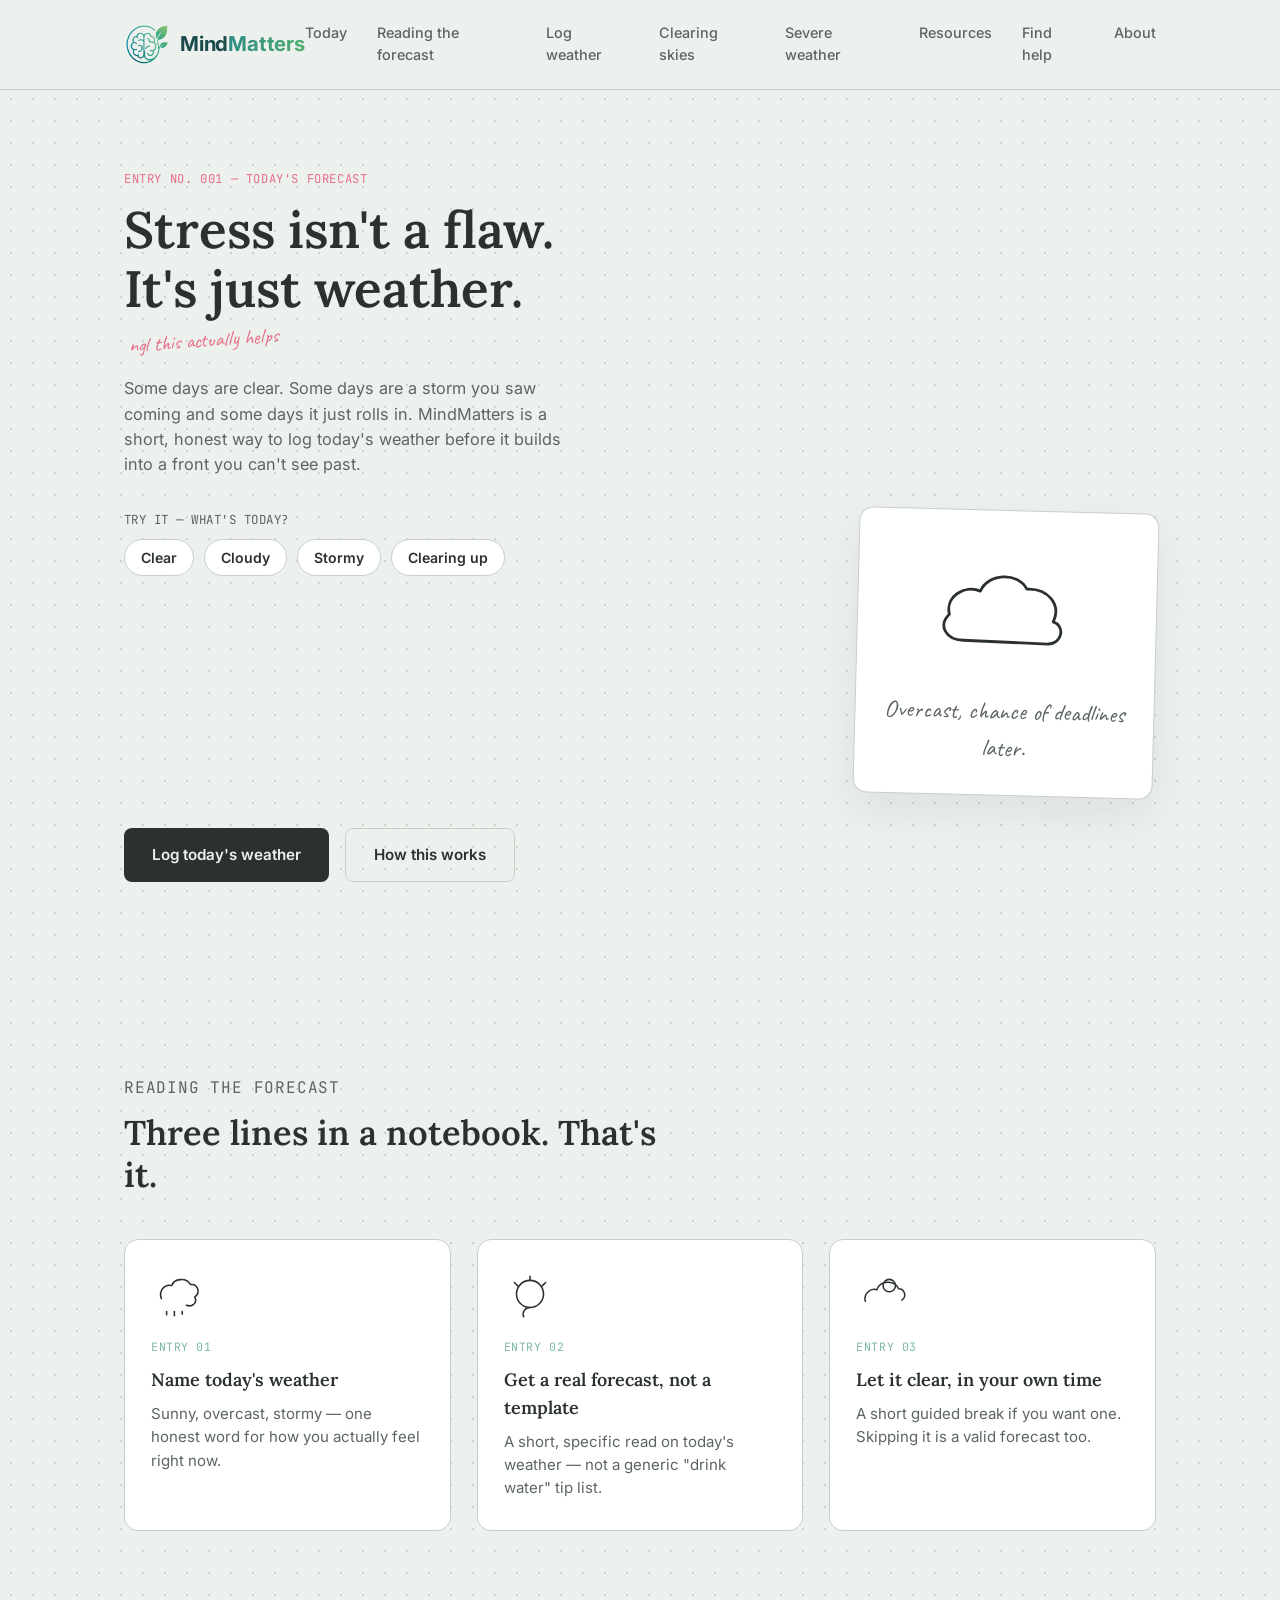
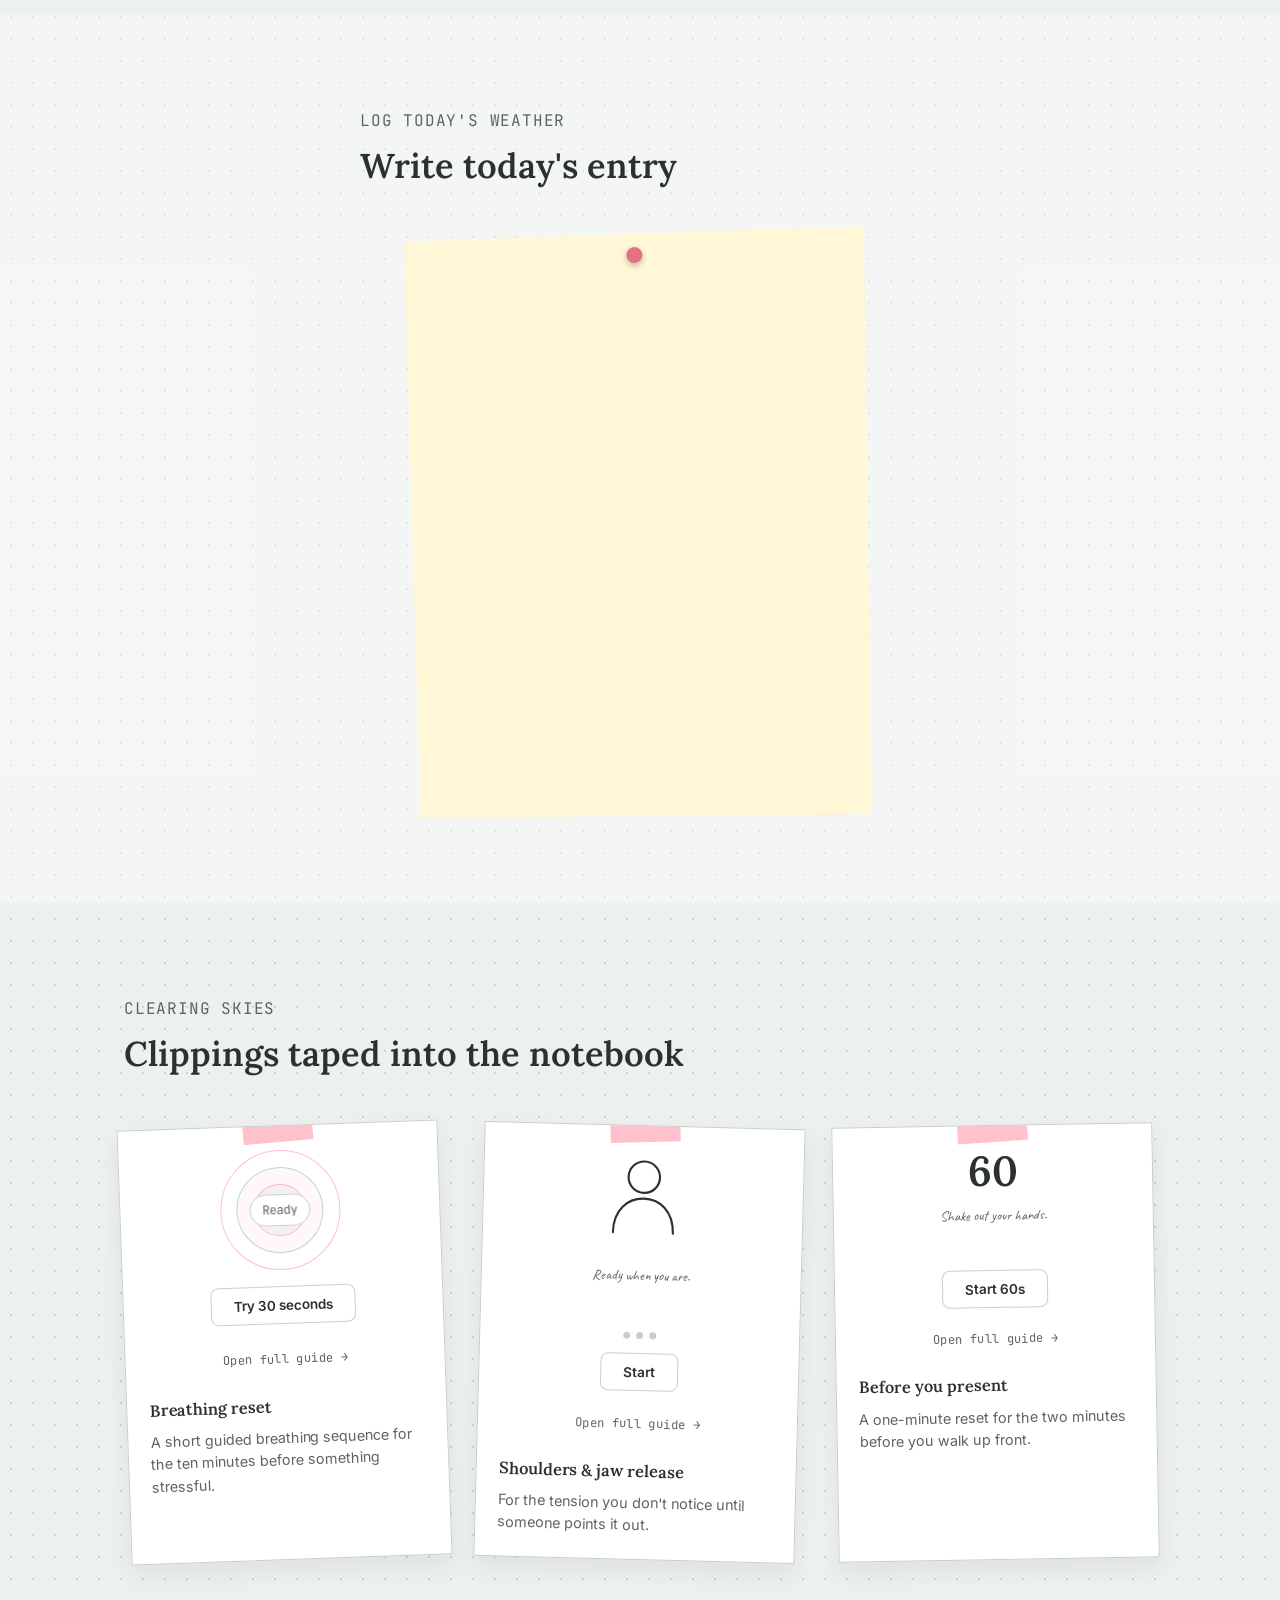
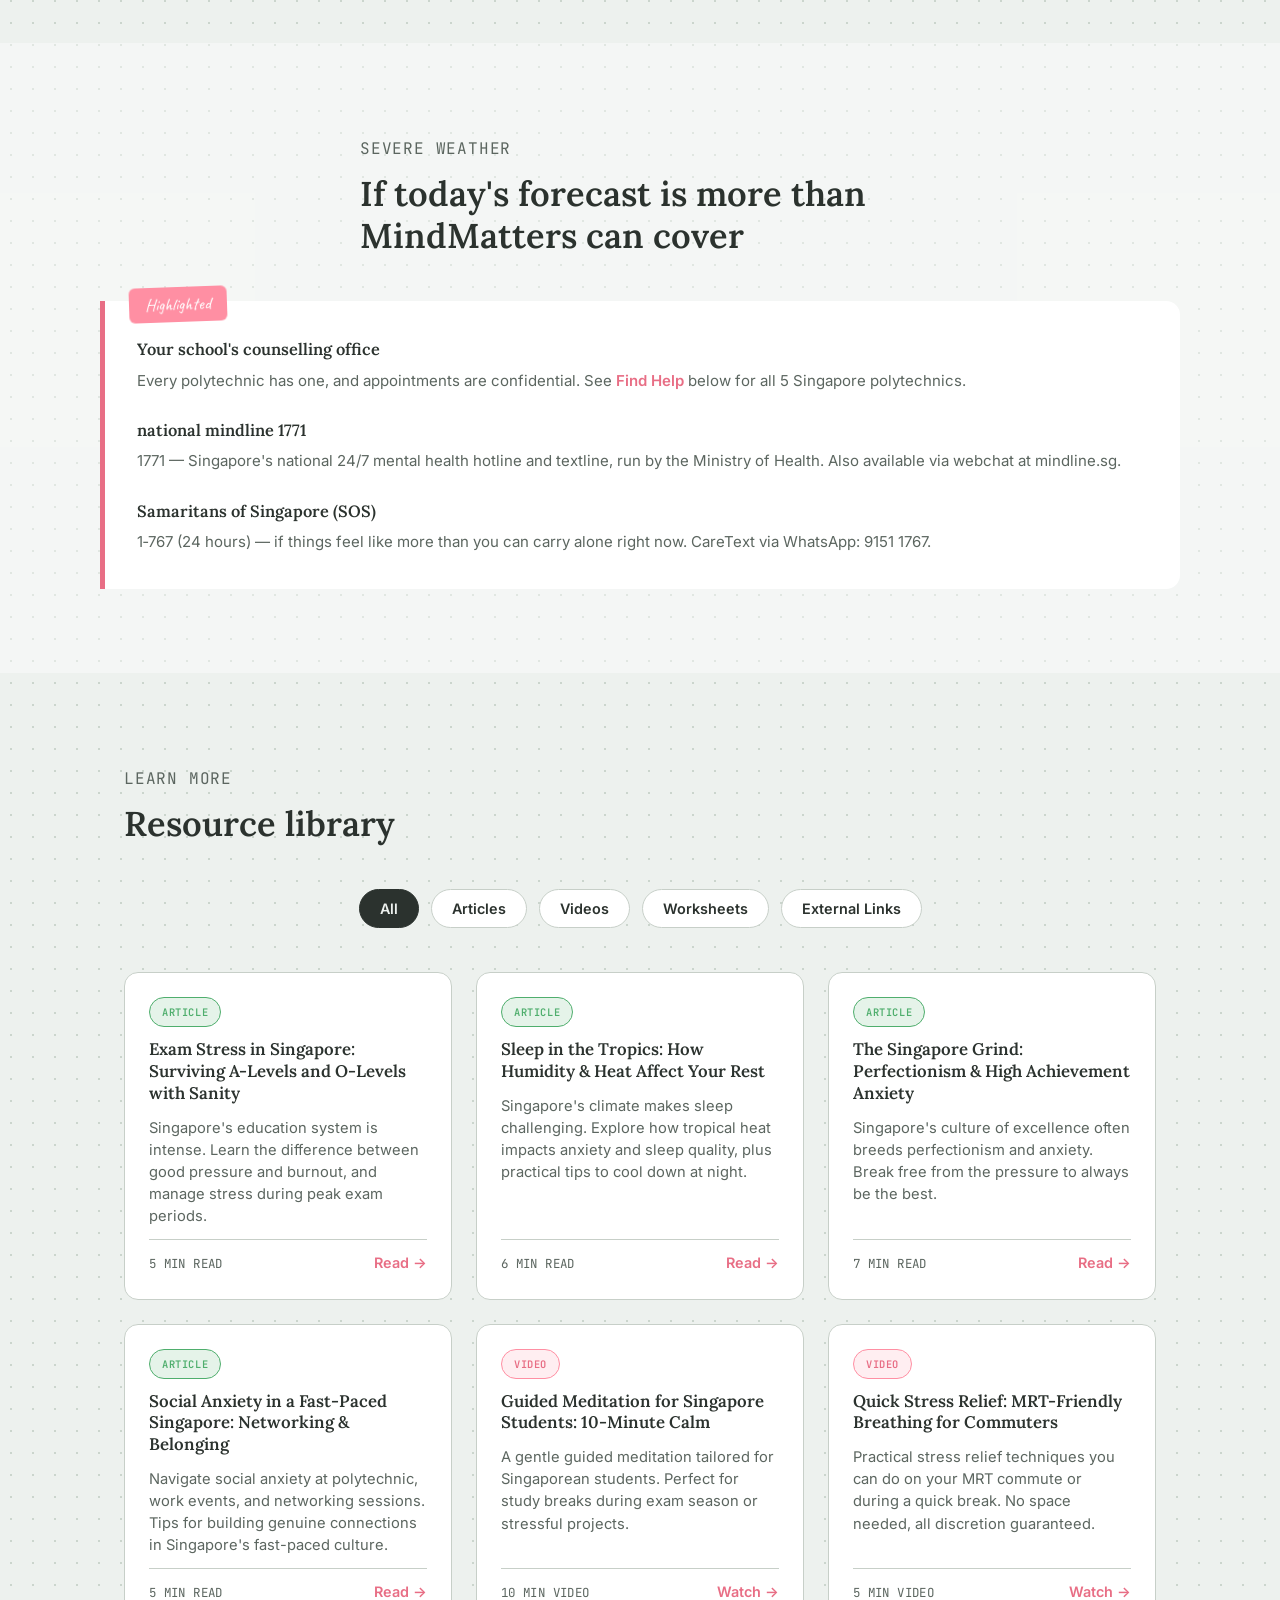
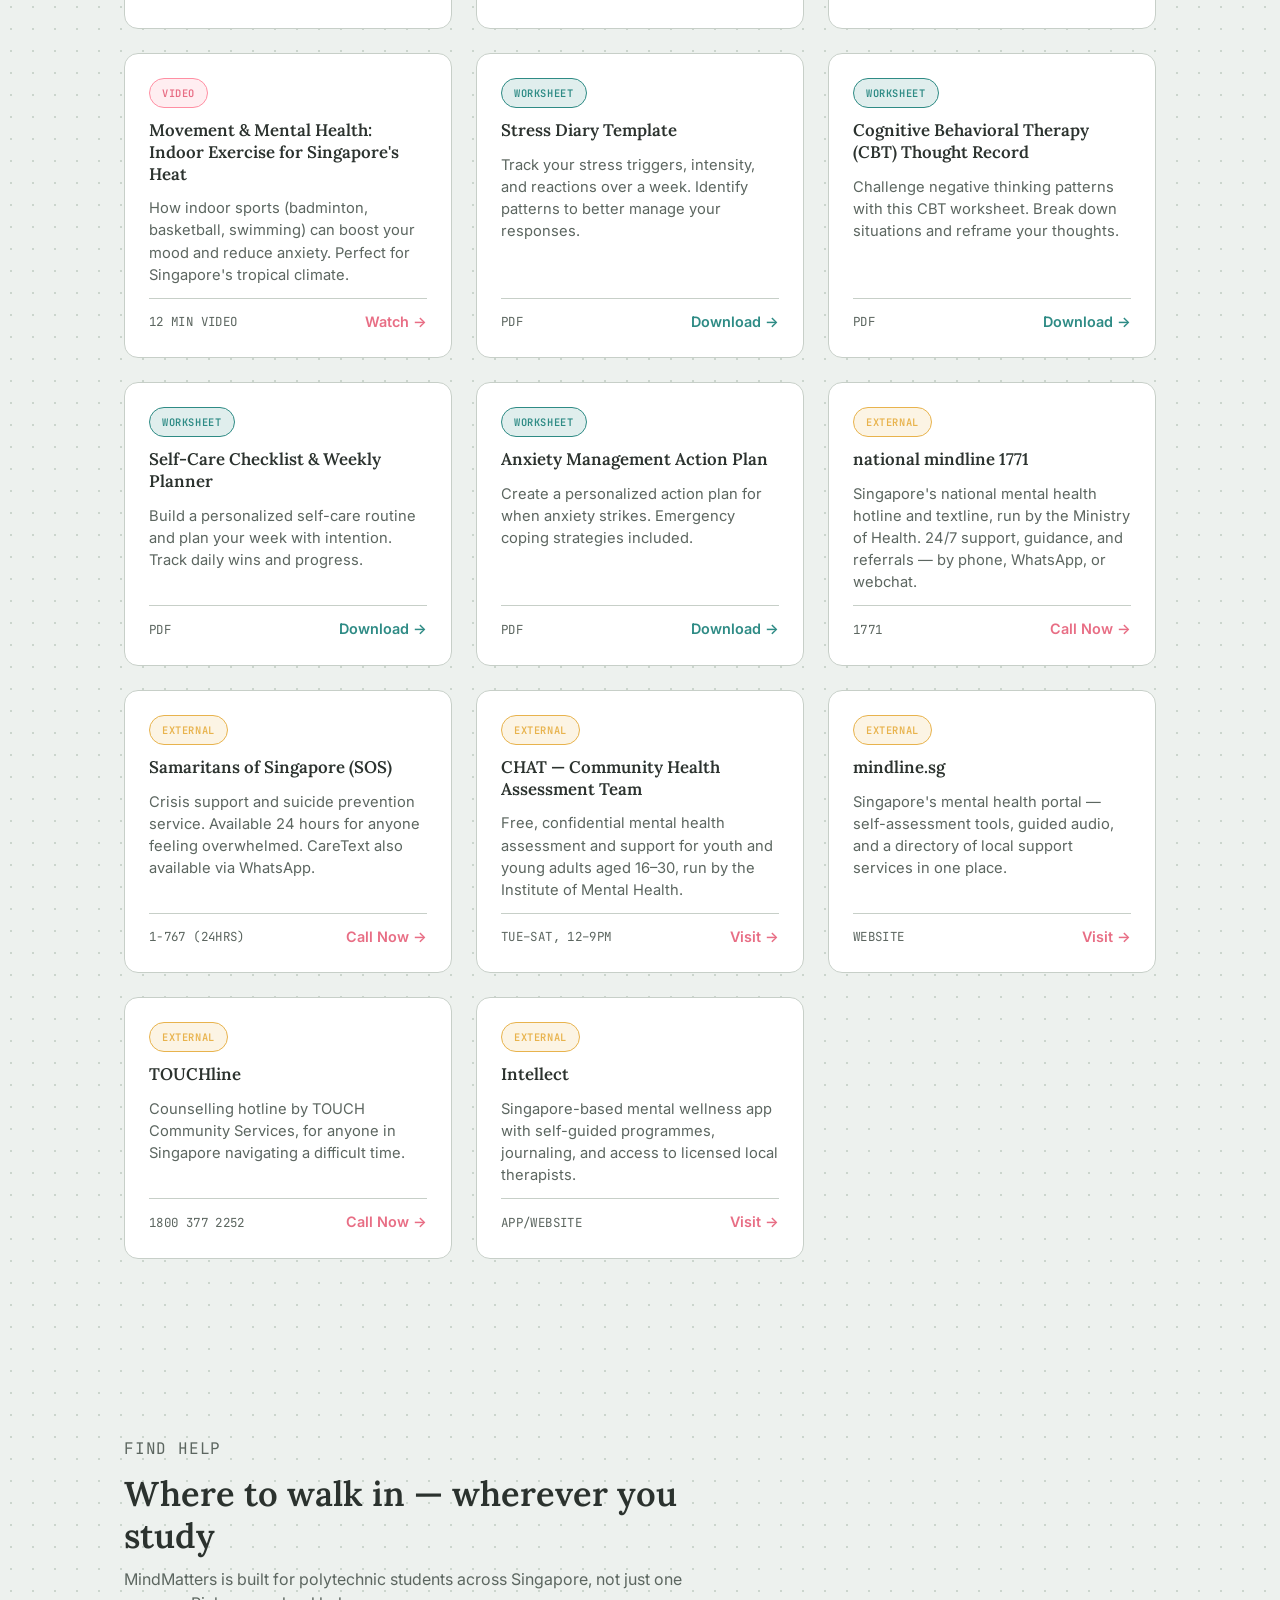
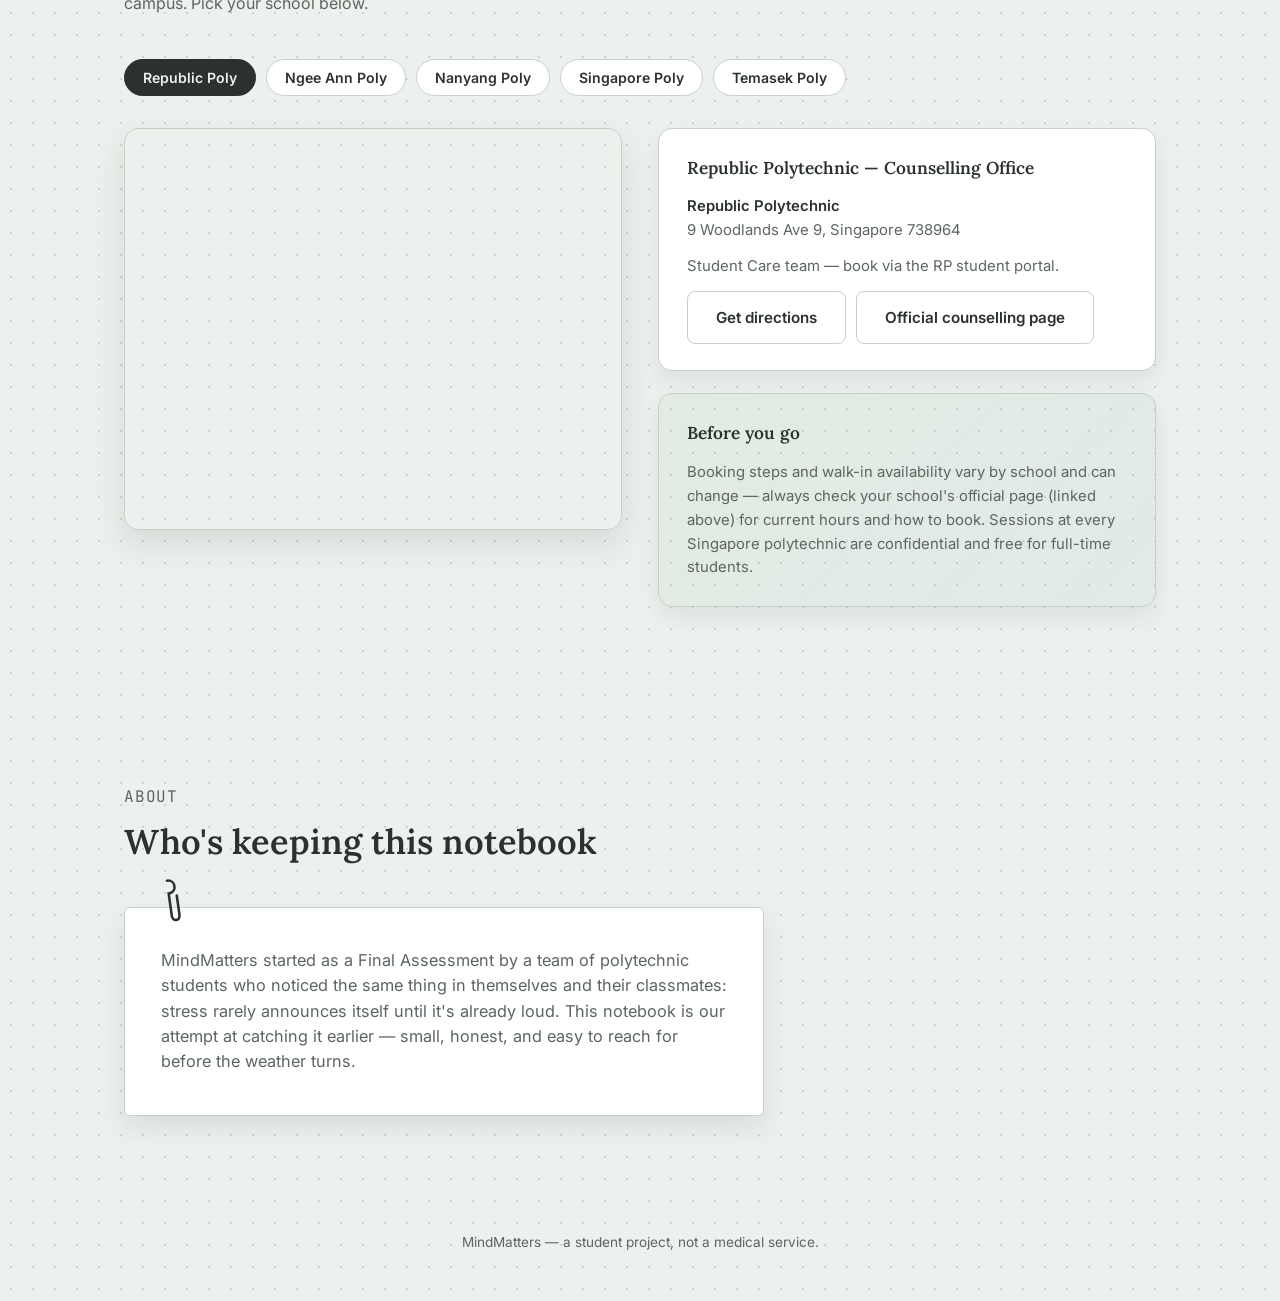
<file: index.html>
<!DOCTYPE html>
<html lang="en">
<head>
<meta charset="UTF-8">
<meta name="viewport" content="width=device-width, initial-scale=1.0">
<title>MindMatters — Today's Forecast</title>
<link rel="preconnect" href="https://fonts.googleapis.com">
<link rel="preconnect" href="https://fonts.gstatic.com" crossorigin>
<link href="https://fonts.googleapis.com/css2?family=Lora:ital,wght@0,500;0,600;1,500&family=Caveat:wght@500;600;700&family=Inter:wght@400;500;600;700&family=JetBrains+Mono:wght@400;500&display=swap" rel="stylesheet">
<link rel="stylesheet" href="style.css">
</head>
<body>

<a class="skip-link" href="#main">Skip to content</a>

<!-- Ambient weather effects layer — purely decorative, sits behind all content -->
<div class="weather-fx" id="weatherFx" aria-hidden="true">
  <div class="fx-sun"></div>
  <div class="fx-rays">
    <span></span><span></span><span></span><span></span><span></span><span></span>
  </div>
  <div class="fx-clouds">
    <span class="fx-cloud fx-cloud-1"></span>
    <span class="fx-cloud fx-cloud-2"></span>
    <span class="fx-cloud fx-cloud-3"></span>
  </div>
  <div class="fx-rain">
    <span></span><span></span><span></span><span></span><span></span>
    <span></span><span></span><span></span><span></span><span></span>
    <span></span><span></span><span></span><span></span>
  </div>
  <div class="fx-sparkle">
    <span></span><span></span><span></span><span></span><span></span><span></span>
  </div>
</div>

<header class="site-header">
  <div class="header-inner">
    <a href="#home" class="logo">
      <img src="logo-icon.png" alt="" class="logo-mark" aria-hidden="true">
      <span class="logo-word">Mind<span class="logo-word-accent">Matters</span></span>
    </a>

    <button class="nav-toggle" id="navToggle" aria-expanded="false" aria-controls="primaryNav" aria-label="Toggle menu">
      <span></span><span></span><span></span>
    </button>

    <nav class="primary-nav" id="primaryNav">
      <a href="#home">Today</a>
      <a href="#how-it-works">Reading the forecast</a>
      <a href="#check-in">Log weather</a>
      <a href="#library">Clearing skies</a>
      <a href="#resources">Severe weather</a>
      <a href="#library-hub">Resources</a>
      <a href="#locate">Find help</a>
      <a href="#about">About</a>
    </nav>
  </div>
</header>

<main id="main">

  <!-- HERO: TODAY'S FORECAST -->
  <section id="home" class="hero">
    <div class="hero-copy">
      <p class="eyebrow">Entry no. 001 — Today's forecast</p>
      <h1>Stress isn't a flaw.<br>It's just weather.</h1>
      <span class="margin-note margin-note-1">ngl this actually helps</span>
      <p class="hero-sub">
        Some days are clear. Some days are a storm you saw coming and some
        days it just rolls in. MindMatters is a short, honest way to log
        today's weather before it builds into a front you can't see past.
      </p>

      <div class="weather-section">
        <div class="weather-picker" role="group" aria-label="Try picking today's weather">
          <p class="picker-label">Try it — what's today?</p>
          <div class="picker-buttons">
            <button class="picker-btn" data-weather="sunny" aria-pressed="false">Clear</button>
            <button class="picker-btn" data-weather="cloudy" aria-pressed="false">Cloudy</button>
            <button class="picker-btn" data-weather="stormy" aria-pressed="false">Stormy</button>
            <button class="picker-btn" data-weather="clearing" aria-pressed="false">Clearing up</button>
          </div>
        </div>

        <div class="hero-visual-inline">
          <div class="forecast-card" id="forecastCard">
            <div class="forecast-icon" id="forecastIcon" aria-hidden="true">
              <!-- Cloudy (default) -->
              <svg viewBox="0 0 200 160" class="icon-sketch">
                <path d="M46 118 C24 118 14 100 28 86 C22 64 46 48 66 56 C74 34 112 30 124 52 C150 50 168 70 158 92 C172 96 172 118 152 120 Z"
                      fill="none" stroke="currentColor" stroke-width="3.5" stroke-linecap="round" stroke-linejoin="round"/>
              </svg>
            </div>
            <p class="forecast-caption" id="forecastCaption">Overcast, chance of deadlines later.</p>
          </div>
        </div>
      </div>

      <div class="hero-actions">
        <a href="#check-in" class="btn btn-primary">Log today's weather</a>
        <a href="#how-it-works" class="btn btn-ghost">How this works</a>
      </div>
    </div>
  </section>

  <!-- HOW IT WORKS: READING THE FORECAST -->
  <section id="how-it-works" class="section">
    <div class="section-head">
      <p class="eyebrow">Reading the forecast</p>
      <h2>Three lines in a notebook. That's it.</h2>
    </div>

    <div class="steps">
      <article class="step">
        <div class="step-icon" aria-hidden="true">
          <svg viewBox="0 0 100 100" class="icon-sketch">
            <path d="M20 55 C14 40 26 26 40 30 C44 16 68 14 76 28 C90 26 96 44 84 52 C90 62 80 72 68 68"
                  fill="none" stroke="currentColor" stroke-width="3" stroke-linecap="round" stroke-linejoin="round"/>
            <line x1="30" y1="80" x2="30" y2="86" stroke="currentColor" stroke-width="3" stroke-linecap="round"/>
            <line x1="45" y1="80" x2="45" y2="88" stroke="currentColor" stroke-width="3" stroke-linecap="round"/>
            <line x1="60" y1="80" x2="60" y2="85" stroke="currentColor" stroke-width="3" stroke-linecap="round"/>
          </svg>
        </div>
        <span class="step-mark">Entry 01</span>
        <h3>Name today's weather</h3>
        <p>Sunny, overcast, stormy — one honest word for how you actually feel right now.</p>
      </article>

      <article class="step">
        <div class="step-icon" aria-hidden="true">
          <svg viewBox="0 0 100 100" class="icon-sketch">
            <circle cx="50" cy="46" r="26" fill="none" stroke="currentColor" stroke-width="3"/>
            <path d="M50 20 L50 12 M74 30 L80 24 M26 30 L20 24 M50 72 C40 72 34 82 38 90"
                  fill="none" stroke="currentColor" stroke-width="3" stroke-linecap="round"/>
          </svg>
        </div>
        <span class="step-mark">Entry 02</span>
        <h3>Get a real forecast, not a template</h3>
        <p>A short, specific read on today's weather — not a generic "drink water" tip list.</p>
      </article>

      <article class="step">
        <div class="step-icon" aria-hidden="true">
          <svg viewBox="0 0 100 100" class="icon-sketch">
            <path d="M18 60 C14 46 28 34 40 38 C46 20 74 18 82 36 C94 36 98 52 88 58"
                  fill="none" stroke="currentColor" stroke-width="3" stroke-linecap="round" stroke-linejoin="round"/>
            <circle cx="64" cy="30" r="12" fill="none" stroke="currentColor" stroke-width="3"/>
          </svg>
        </div>
        <span class="step-mark">Entry 03</span>
        <h3>Let it clear, in your own time</h3>
        <p>A short guided break if you want one. Skipping it is a valid forecast too.</p>
      </article>
    </div>
  </section>

  <!-- CHECK-IN: LOG TODAY'S WEATHER (live Botpress chatbot) -->
  <section id="check-in" class="section section-alt">
    <div class="section-head">
      <p class="eyebrow">Log today's weather</p>
      <h2>Write today's entry</h2>
    </div>

    <div class="sticky-note-wrap">
      <div class="sticky-note sticky-note-chat">
        <span class="pin" aria-hidden="true"></span>
        <div id="bp-embedded-webchat"></div>
      </div>
    </div>
  </section>

  <!-- LIBRARY: CLEARING SKIES -->
  <section id="library" class="section">
    <div class="section-head">
      <p class="eyebrow">Clearing skies</p>
      <h2>Clippings taped into the notebook</h2>
    </div>

    <div class="library-grid">
      <article class="clipping clipping-1 clipping-breathing">
        <div class="clipping-tape" aria-hidden="true"></div>
        <div class="breathing-exercise">
          <div class="breathing-ring-wrap">
            <div class="breathing-ring" id="libraryRing">
              <div class="ring ring-1"></div>
              <div class="ring ring-2"></div>
              <div class="ring ring-3"></div>
              <span class="ring-label" id="libraryRingLabel">Ready</span>
            </div>
          </div>
          <button class="btn btn-ghost breathing-btn" id="breathingToggle">Try 30 seconds</button>
          <a href="breathing.html" class="clipping-fullpage-link">Open full guide →</a>
        </div>
        <h3>Breathing reset</h3>
        <p>A short guided breathing sequence for the ten minutes before something stressful.</p>
      </article>
      <article class="clipping clipping-2">
        <div class="clipping-tape" aria-hidden="true"></div>
        <div class="release-exercise">
          <div class="release-visual" aria-hidden="true">
            <svg viewBox="0 0 140 140" class="icon-sketch release-figure">
              <!-- simple head + shoulders outline -->
              <circle cx="70" cy="38" r="22" fill="none" stroke="currentColor" stroke-width="3"/>
              <path d="M28 116 C28 84 48 68 70 68 C92 68 112 84 112 116"
                    fill="none" stroke="currentColor" stroke-width="3" stroke-linecap="round"/>
              <!-- zone markers, toggled by JS -->
              <circle class="zone-mark zone-shoulders" cx="40" cy="82" r="9" fill="var(--highlight)" opacity="0"/>
              <circle class="zone-mark zone-shoulders" cx="100" cy="82" r="9" fill="var(--highlight)" opacity="0"/>
              <circle class="zone-mark zone-jaw" cx="70" cy="52" r="9" fill="var(--highlight)" opacity="0"/>
              <circle class="zone-mark zone-hands" cx="30" cy="118" r="9" fill="var(--highlight)" opacity="0"/>
              <circle class="zone-mark zone-hands" cx="110" cy="118" r="9" fill="var(--highlight)" opacity="0"/>
            </svg>
          </div>
          <p class="release-step-text" id="releaseStepText">Ready when you are.</p>
          <div class="release-dots" id="releaseDots" aria-hidden="true">
            <span class="release-dot"></span>
            <span class="release-dot"></span>
            <span class="release-dot"></span>
          </div>
          <button class="btn btn-ghost release-btn" id="releaseNextBtn">Start</button>
          <a href="release.html" class="clipping-fullpage-link">Open full guide →</a>
        </div>
        <h3>Shoulders &amp; jaw release</h3>
        <p>For the tension you don't notice until someone points it out.</p>
      </article>
      <article class="clipping clipping-3">
        <div class="clipping-tape" aria-hidden="true"></div>
        <div class="countdown-exercise">
          <div class="countdown-number" id="countdownNumber">60</div>
          <p class="countdown-line" id="countdownLine">Shake out your hands.</p>
          <button class="btn btn-ghost countdown-btn" id="countdownToggle">Start 60s</button>
          <a href="countdown.html" class="clipping-fullpage-link">Open full guide →</a>
        </div>
        <h3>Before you present</h3>
        <p>A one-minute reset for the two minutes before you walk up front.</p>
      </article>
    </div>
  </section>

  <!-- RESOURCES: SEVERE WEATHER ALERTS -->
  <section id="resources" class="section section-alt">
    <div class="section-head">
      <p class="eyebrow">Severe weather</p>
      <h2>If today's forecast is more than MindMatters can cover</h2>
    </div>

    <div class="alert-box">
      <span class="alert-tab">Highlighted</span>
      <div class="resource-list">
        <article class="resource-item">
          <h3>Your school's counselling office</h3>
          <p>Every polytechnic has one, and appointments are confidential. See <a href="#locate" class="locate-link">Find Help</a> below for all 5 Singapore polytechnics.</p>
        </article>
        <article class="resource-item">
          <h3>national mindline 1771</h3>
          <p>1771 — Singapore's national 24/7 mental health hotline and textline, run by the Ministry of Health. Also available via webchat at mindline.sg.</p>
        </article>
        <article class="resource-item">
          <h3>Samaritans of Singapore (SOS)</h3>
          <p>1‑767 (24 hours) — if things feel like more than you can carry alone right now. CareText via WhatsApp: 9151 1767.</p>
        </article>
      </div>
    </div>
  </section>

  <!-- RESOURCE LIBRARY -->
  <section id="library-hub" class="section">
    <div class="section-head">
      <p class="eyebrow">Learn more</p>
      <h2>Resource library</h2>
    </div>

    <!-- Resource tabs/filters -->
    <div class="resource-filters">
      <button class="filter-btn active" data-filter="all">All</button>
      <button class="filter-btn" data-filter="articles">Articles</button>
      <button class="filter-btn" data-filter="videos">Videos</button>
      <button class="filter-btn" data-filter="worksheets">Worksheets</button>
      <button class="filter-btn" data-filter="external">External Links</button>
    </div>

    <!-- Resources Grid -->
    <div class="resources-grid">

      <!-- ARTICLES -->
      <article class="resource-card resource-article" data-category="articles">
        <div class="resource-badge badge-article">Article</div>
        <h3>Exam Stress in Singapore: Surviving A-Levels and O-Levels with Sanity</h3>
        <p class="resource-excerpt">Singapore's education system is intense. Learn the difference between good pressure and burnout, and manage stress during peak exam periods.</p>
        <div class="resource-meta">
          <span class="read-time">5 min read</span>
          <a href="#" class="resource-link">Read →</a>
        </div>
      </article>

      <article class="resource-card resource-article" data-category="articles">
        <div class="resource-badge badge-article">Article</div>
        <h3>Sleep in the Tropics: How Humidity & Heat Affect Your Rest</h3>
        <p class="resource-excerpt">Singapore's climate makes sleep challenging. Explore how tropical heat impacts anxiety and sleep quality, plus practical tips to cool down at night.</p>
        <div class="resource-meta">
          <span class="read-time">6 min read</span>
          <a href="#" class="resource-link">Read →</a>
        </div>
      </article>

      <article class="resource-card resource-article" data-category="articles">
        <div class="resource-badge badge-article">Article</div>
        <h3>The Singapore Grind: Perfectionism & High Achievement Anxiety</h3>
        <p class="resource-excerpt">Singapore's culture of excellence often breeds perfectionism and anxiety. Break free from the pressure to always be the best.</p>
        <div class="resource-meta">
          <span class="read-time">7 min read</span>
          <a href="#" class="resource-link">Read →</a>
        </div>
      </article>

      <article class="resource-card resource-article" data-category="articles">
        <div class="resource-badge badge-article">Article</div>
        <h3>Social Anxiety in a Fast-Paced Singapore: Networking & Belonging</h3>
        <p class="resource-excerpt">Navigate social anxiety at polytechnic, work events, and networking sessions. Tips for building genuine connections in Singapore's fast-paced culture.</p>
        <div class="resource-meta">
          <span class="read-time">5 min read</span>
          <a href="#" class="resource-link">Read →</a>
        </div>
      </article>

      <!-- VIDEOS -->
      <article class="resource-card resource-video" data-category="videos">
        <div class="resource-badge badge-video">Video</div>
        <h3>Guided Meditation for Singapore Students: 10-Minute Calm</h3>
        <p class="resource-excerpt">A gentle guided meditation tailored for Singaporean students. Perfect for study breaks during exam season or stressful projects.</p>
        <div class="resource-meta">
          <span class="read-time">10 min video</span>
          <a href="https://www.youtube.com/embed/ZToicYcHIOU" class="resource-link" target="_blank">Watch →</a>
        </div>
      </article>

      <article class="resource-card resource-video" data-category="videos">
        <div class="resource-badge badge-video">Video</div>
        <h3>Quick Stress Relief: MRT-Friendly Breathing for Commuters</h3>
        <p class="resource-excerpt">Practical stress relief techniques you can do on your MRT commute or during a quick break. No space needed, all discretion guaranteed.</p>
        <div class="resource-meta">
          <span class="read-time">5 min video</span>
          <a href="#" class="resource-link" target="_blank">Watch →</a>
        </div>
      </article>

      <article class="resource-card resource-video" data-category="videos">
        <div class="resource-badge badge-video">Video</div>
        <h3>Movement & Mental Health: Indoor Exercise for Singapore's Heat</h3>
        <p class="resource-excerpt">How indoor sports (badminton, basketball, swimming) can boost your mood and reduce anxiety. Perfect for Singapore's tropical climate.</p>
        <div class="resource-meta">
          <span class="read-time">12 min video</span>
          <a href="#" class="resource-link" target="_blank">Watch →</a>
        </div>
      </article>

      <!-- WORKSHEETS -->
      <article class="resource-card resource-worksheet" data-category="worksheets">
        <div class="resource-badge badge-worksheet">Worksheet</div>
        <h3>Stress Diary Template</h3>
        <p class="resource-excerpt">Track your stress triggers, intensity, and reactions over a week. Identify patterns to better manage your responses.</p>
        <div class="resource-meta">
          <span class="read-time">PDF</span>
          <a href="#" class="resource-link resource-download">Download →</a>
        </div>
      </article>

      <article class="resource-card resource-worksheet" data-category="worksheets">
        <div class="resource-badge badge-worksheet">Worksheet</div>
        <h3>Cognitive Behavioral Therapy (CBT) Thought Record</h3>
        <p class="resource-excerpt">Challenge negative thinking patterns with this CBT worksheet. Break down situations and reframe your thoughts.</p>
        <div class="resource-meta">
          <span class="read-time">PDF</span>
          <a href="#" class="resource-link resource-download">Download →</a>
        </div>
      </article>

      <article class="resource-card resource-worksheet" data-category="worksheets">
        <div class="resource-badge badge-worksheet">Worksheet</div>
        <h3>Self-Care Checklist & Weekly Planner</h3>
        <p class="resource-excerpt">Build a personalized self-care routine and plan your week with intention. Track daily wins and progress.</p>
        <div class="resource-meta">
          <span class="read-time">PDF</span>
          <a href="#" class="resource-link resource-download">Download →</a>
        </div>
      </article>

      <article class="resource-card resource-worksheet" data-category="worksheets">
        <div class="resource-badge badge-worksheet">Worksheet</div>
        <h3>Anxiety Management Action Plan</h3>
        <p class="resource-excerpt">Create a personalized action plan for when anxiety strikes. Emergency coping strategies included.</p>
        <div class="resource-meta">
          <span class="read-time">PDF</span>
          <a href="#" class="resource-link resource-download">Download →</a>
        </div>
      </article>

      <!-- EXTERNAL RESOURCES -->
      <article class="resource-card resource-external" data-category="external">
        <div class="resource-badge badge-external">External</div>
        <h3>national mindline 1771</h3>
        <p class="resource-excerpt">Singapore's national mental health hotline and textline, run by the Ministry of Health. 24/7 support, guidance, and referrals — by phone, WhatsApp, or webchat.</p>
        <div class="resource-meta">
          <span class="read-time">1771</span>
          <a href="tel:1771" class="resource-link">Call Now →</a>
        </div>
      </article>

      <article class="resource-card resource-external" data-category="external">
        <div class="resource-badge badge-external">External</div>
        <h3>Samaritans of Singapore (SOS)</h3>
        <p class="resource-excerpt">Crisis support and suicide prevention service. Available 24 hours for anyone feeling overwhelmed. CareText also available via WhatsApp.</p>
        <div class="resource-meta">
          <span class="read-time">1-767 (24hrs)</span>
          <a href="tel:1-767" class="resource-link">Call Now →</a>
        </div>
      </article>

      <article class="resource-card resource-external" data-category="external">
        <div class="resource-badge badge-external">External</div>
        <h3>CHAT — Community Health Assessment Team</h3>
        <p class="resource-excerpt">Free, confidential mental health assessment and support for youth and young adults aged 16–30, run by the Institute of Mental Health.</p>
        <div class="resource-meta">
          <span class="read-time">Tue–Sat, 12–9pm</span>
          <a href="https://www.imh.com.sg/CHAT/" class="resource-link" target="_blank">Visit →</a>
        </div>
      </article>

      <article class="resource-card resource-external" data-category="external">
        <div class="resource-badge badge-external">External</div>
        <h3>mindline.sg</h3>
        <p class="resource-excerpt">Singapore's mental health portal — self-assessment tools, guided audio, and a directory of local support services in one place.</p>
        <div class="resource-meta">
          <span class="read-time">Website</span>
          <a href="https://mindline.sg/" class="resource-link" target="_blank">Visit →</a>
        </div>
      </article>

      <article class="resource-card resource-external" data-category="external">
        <div class="resource-badge badge-external">External</div>
        <h3>TOUCHline</h3>
        <p class="resource-excerpt">Counselling hotline by TOUCH Community Services, for anyone in Singapore navigating a difficult time.</p>
        <div class="resource-meta">
          <span class="read-time">1800 377 2252</span>
          <a href="tel:1800-377-2252" class="resource-link">Call Now →</a>
        </div>
      </article>

      <article class="resource-card resource-external" data-category="external">
        <div class="resource-badge badge-external">External</div>
        <h3>Intellect</h3>
        <p class="resource-excerpt">Singapore-based mental wellness app with self-guided programmes, journaling, and access to licensed local therapists.</p>
        <div class="resource-meta">
          <span class="read-time">App/Website</span>
          <a href="https://intellect.co/" class="resource-link" target="_blank">Visit →</a>
        </div>
      </article>

    </div>
  </section>

  <!-- LOCATE: FIND COUNSELLING OFFICE (all 5 Singapore polytechnics) -->
  <section id="locate" class="section">
    <div class="section-head">
      <p class="eyebrow">Find help</p>
      <h2>Where to walk in — wherever you study</h2>
      <p>MindMatters is built for polytechnic students across Singapore, not just one campus. Pick your school below.</p>
    </div>

    <div class="locate-switcher" role="group" aria-label="Choose your polytechnic">
      <button class="poly-btn active" data-poly="rp" aria-pressed="true">Republic Poly</button>
      <button class="poly-btn" data-poly="np" aria-pressed="false">Ngee Ann Poly</button>
      <button class="poly-btn" data-poly="nyp" aria-pressed="false">Nanyang Poly</button>
      <button class="poly-btn" data-poly="sp" aria-pressed="false">Singapore Poly</button>
      <button class="poly-btn" data-poly="tp" aria-pressed="false">Temasek Poly</button>
    </div>

    <div class="locate-container">
      <div class="locate-map">
        <iframe id="locateMapFrame" src="" width="600" height="450" style="border:0;" allowfullscreen="" loading="lazy" referrerpolicy="strict-origin-when-cross-origin" title="Campus map"></iframe>
      </div>
      <div class="locate-info">
        <article class="locate-card">
          <h3 id="locatePolyName">Counselling Office</h3>
          <p class="locate-address" id="locateAddress"></p>
          <p class="locate-note-text" id="locateExtra"></p>
          <div class="locate-actions">
            <a href="#" id="locateDirectionsLink" class="btn btn-ghost" target="_blank" rel="noopener">Get directions</a>
            <a href="#" id="locateOfficialLink" class="btn btn-ghost" target="_blank" rel="noopener">Official counselling page</a>
          </div>
        </article>

        <article class="locate-card locate-tips">
          <h3>Before you go</h3>
          <p>Booking steps and walk-in availability vary by school and can change — always check your school's official page (linked above) for current hours and how to book. Sessions at every Singapore polytechnic are confidential and free for full-time students.</p>
        </article>
      </div>
    </div>
  </section>

  <!-- ABOUT: INDEX CARD -->
  <section id="about" class="section about">
    <div class="section-head">
      <p class="eyebrow">About</p>
      <h2>Who's keeping this notebook</h2>
    </div>

    <div class="index-card">
      <div class="paperclip" aria-hidden="true">
        <svg viewBox="0 0 40 90" class="icon-sketch">
          <path d="M20 10 C34 10 34 30 20 30 L20 65 C20 75 32 75 32 65 L32 35"
                fill="none" stroke="currentColor" stroke-width="4" stroke-linecap="round"/>
        </svg>
      </div>
      <p class="about-copy">
        MindMatters started as a Final Assessment by a team of polytechnic
        students who noticed the same thing in themselves and their classmates:
        stress rarely announces itself until it's already loud. This notebook
        is our attempt at catching it earlier — small, honest, and easy to
        reach for before the weather turns.
      </p>
    </div>
  </section>

</main>

<footer class="site-footer">
  <p>MindMatters — a student project, not a medical service.</p>
</footer>

<!-- Botpress chatbot embed -->
<script src="https://cdn.botpress.cloud/webchat/v3.6/inject.js"></script>
<script src="script.js" defer></script>
<script src="https://files.bpcontent.cloud/2026/07/03/06/20260703065441-HH4AR7KN.js" defer></script>

</body>
</html>
</file>
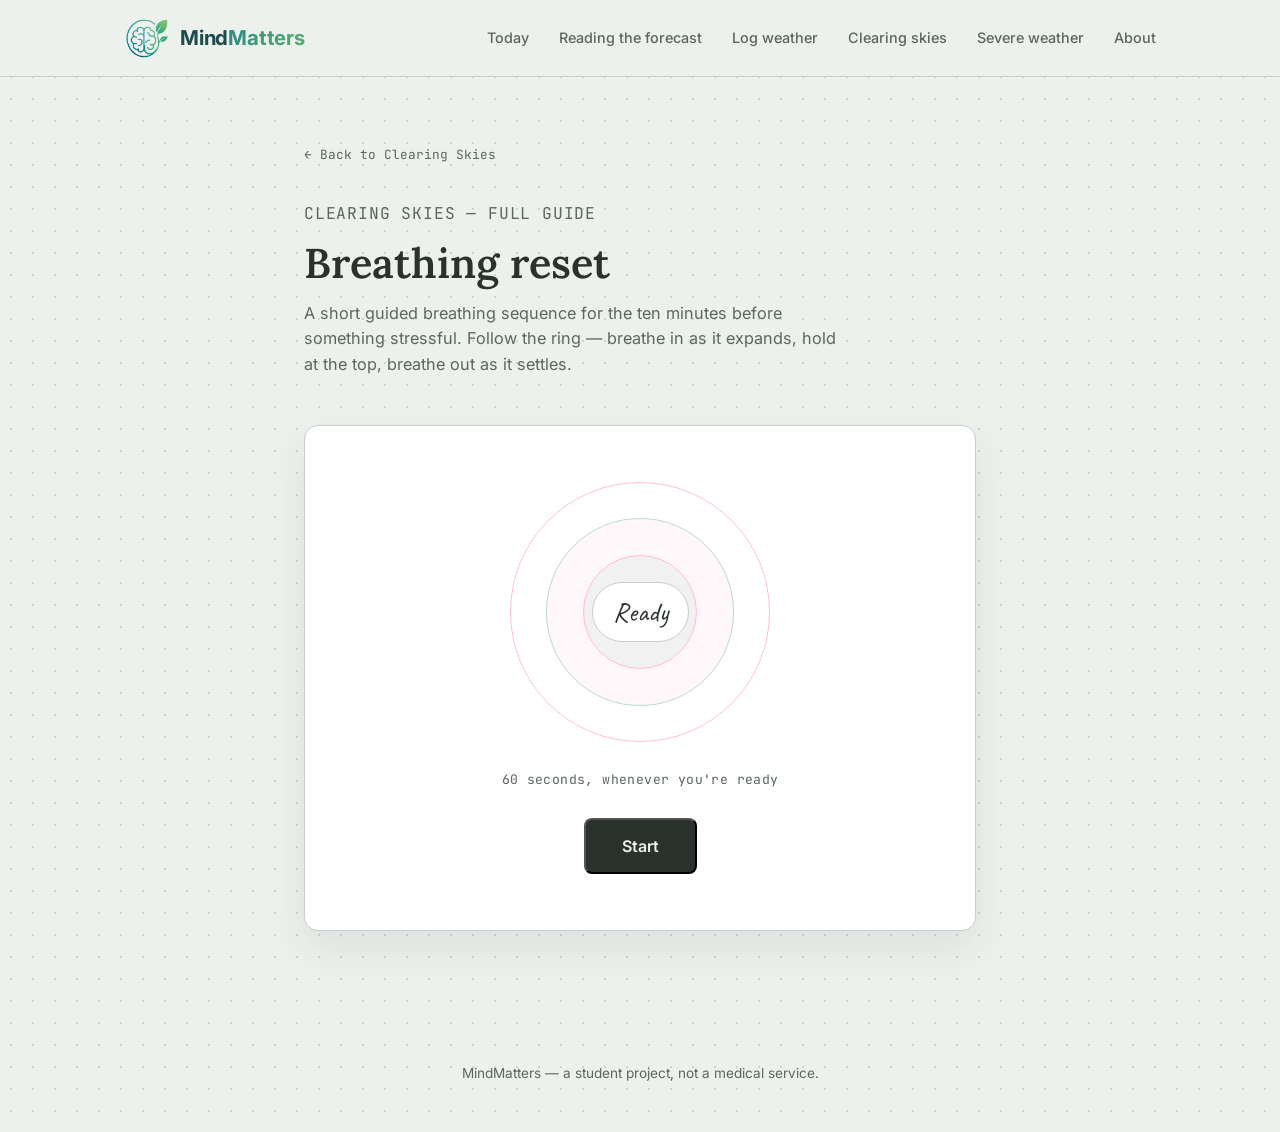
<file: breathing.html>
<!DOCTYPE html>
<html lang="en">
<head>
<meta charset="UTF-8">
<meta name="viewport" content="width=device-width, initial-scale=1.0">
<title>Breathing Reset — MindMatters</title>
<link rel="preconnect" href="https://fonts.googleapis.com">
<link rel="preconnect" href="https://fonts.gstatic.com" crossorigin>
<link href="https://fonts.googleapis.com/css2?family=Lora:ital,wght@0,500;0,600;1,500&family=Caveat:wght@500;600;700&family=Inter:wght@400;500;600;700&family=JetBrains+Mono:wght@400;500&display=swap" rel="stylesheet">
<link rel="stylesheet" href="style.css">
</head>
<body>

<a class="skip-link" href="#guideMain">Skip to content</a>

<header class="site-header">
  <div class="header-inner">
    <a href="index.html#home" class="logo">
      <img src="logo-icon.png" alt="" class="logo-mark" aria-hidden="true">
      <span class="logo-word">Mind<span class="logo-word-accent">Matters</span></span>
    </a>
    <nav class="primary-nav">
      <a href="index.html#home">Today</a>
      <a href="index.html#how-it-works">Reading the forecast</a>
      <a href="index.html#check-in">Log weather</a>
      <a href="index.html#library">Clearing skies</a>
      <a href="index.html#resources">Severe weather</a>
      <a href="index.html#about">About</a>
    </nav>
  </div>
</header>

<main id="guideMain" class="guide-main">
  <a href="index.html#library" class="guide-back-link">← Back to Clearing Skies</a>

  <div class="guide-head">
    <p class="eyebrow">Clearing skies — full guide</p>
    <h1>Breathing reset</h1>
    <p>A short guided breathing sequence for the ten minutes before something stressful. Follow the ring — breathe in as it expands, hold at the top, breathe out as it settles.</p>
  </div>

  <div class="guide-panel">
    <div class="guide-breathing-ring" id="guideRing">
      <div class="ring ring-1"></div>
      <div class="ring ring-2"></div>
      <div class="ring ring-3"></div>
      <span class="guide-ring-label" id="guideRingLabel">Ready</span>
    </div>
    <p class="guide-progress" id="guideProgress">60 seconds, whenever you're ready</p>
    <button class="btn btn-primary guide-btn" id="guideToggle">Start</button>
  </div>
</main>

<footer class="site-footer">
  <p>MindMatters — a student project, not a medical service.</p>
</footer>

<script>
  const guideRing = document.getElementById("guideRing");
  const guideRingLabel = document.getElementById("guideRingLabel");
  const guideProgress = document.getElementById("guideProgress");
  const guideToggle = document.getElementById("guideToggle");

  const SESSION_SECONDS = 60;
  let guideActive = false;
  let secondsLeft = SESSION_SECONDS;
  let countdownInterval = null;
  let phaseTimer = null;

  const phases = [
    { text: "Breathe in", duration: 2400 },
    { text: "Hold", duration: 1200 },
    { text: "Breathe out", duration: 2400 }
  ];

  function runPhaseCycle() {
    let i = 0;
    function nextPhase() {
      if (!guideActive) return;
      guideRingLabel.textContent = phases[i].text;
      phaseTimer = setTimeout(() => {
        i = (i + 1) % phases.length;
        nextPhase();
      }, phases[i].duration);
    }
    nextPhase();
  }

  function startGuide() {
    guideActive = true;
    secondsLeft = SESSION_SECONDS;
    guideRing.classList.add("active");
    guideToggle.textContent = "Stop";
    guideProgress.textContent = secondsLeft + " seconds left";
    runPhaseCycle();

    countdownInterval = setInterval(() => {
      secondsLeft--;
      guideProgress.textContent = secondsLeft > 0 ? secondsLeft + " seconds left" : "Nicely done.";
      if (secondsLeft <= 0) stopGuide();
    }, 1000);
  }

  function stopGuide() {
    guideActive = false;
    guideRing.classList.remove("active");
    guideRingLabel.textContent = "Ready";
    guideToggle.textContent = "Start";
    guideProgress.textContent = "60 seconds, whenever you're ready";
    clearInterval(countdownInterval);
    clearTimeout(phaseTimer);
  }

  guideToggle.addEventListener("click", () => {
    if (guideActive) stopGuide();
    else startGuide();
  });
</script>
</body>
</html>
</file>
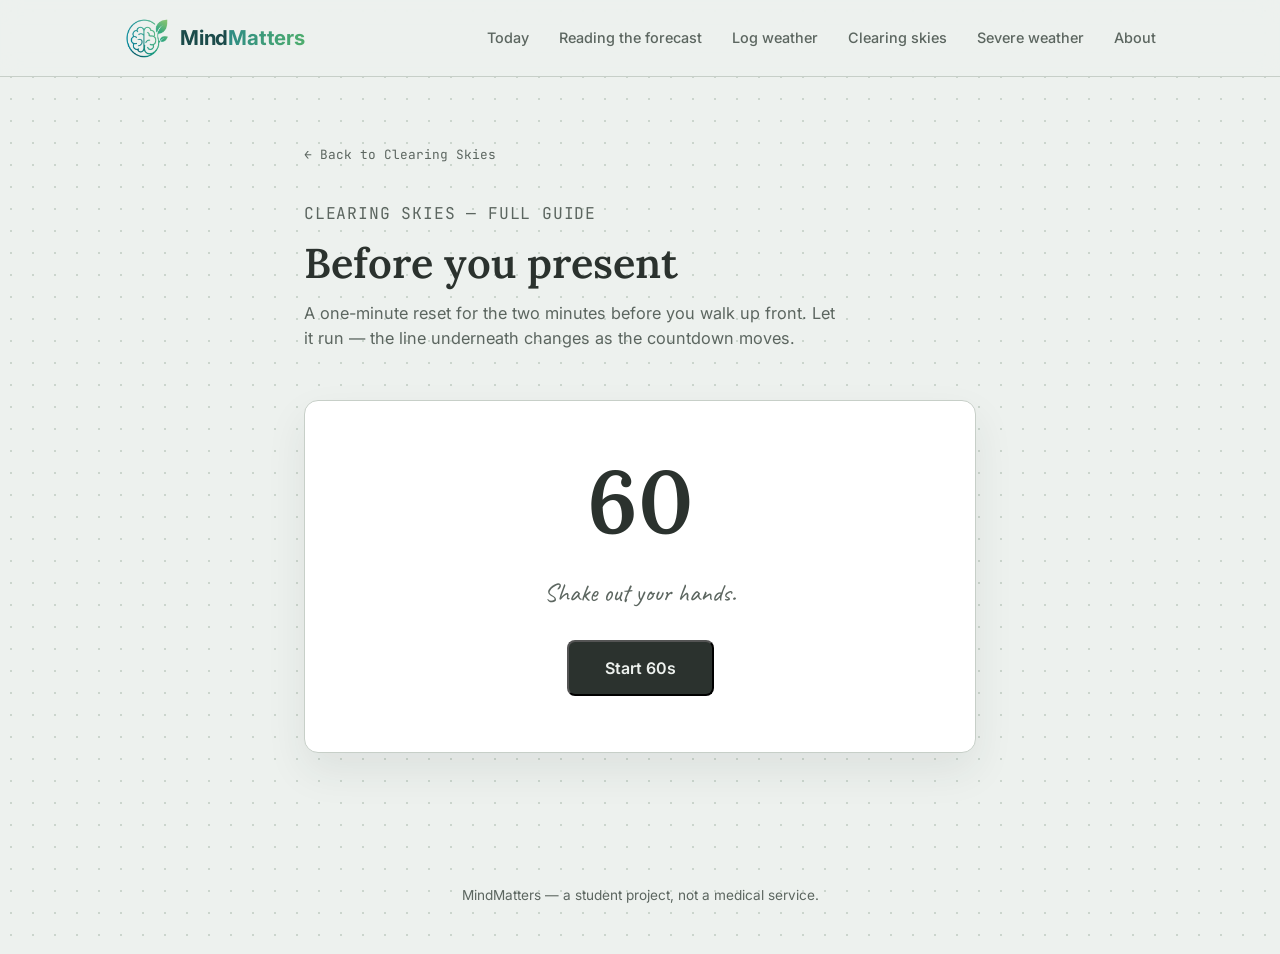
<file: countdown.html>
<!DOCTYPE html>
<html lang="en">
<head>
<meta charset="UTF-8">
<meta name="viewport" content="width=device-width, initial-scale=1.0">
<title>Before You Present — MindMatters</title>
<link rel="preconnect" href="https://fonts.googleapis.com">
<link rel="preconnect" href="https://fonts.gstatic.com" crossorigin>
<link href="https://fonts.googleapis.com/css2?family=Lora:ital,wght@0,500;0,600;1,500&family=Caveat:wght@500;600;700&family=Inter:wght@400;500;600;700&family=JetBrains+Mono:wght@400;500&display=swap" rel="stylesheet">
<link rel="stylesheet" href="style.css">
</head>
<body>

<a class="skip-link" href="#guideMain">Skip to content</a>

<header class="site-header">
  <div class="header-inner">
    <a href="index.html#home" class="logo">
      <img src="logo-icon.png" alt="" class="logo-mark" aria-hidden="true">
      <span class="logo-word">Mind<span class="logo-word-accent">Matters</span></span>
    </a>
    <nav class="primary-nav">
      <a href="index.html#home">Today</a>
      <a href="index.html#how-it-works">Reading the forecast</a>
      <a href="index.html#check-in">Log weather</a>
      <a href="index.html#library">Clearing skies</a>
      <a href="index.html#resources">Severe weather</a>
      <a href="index.html#about">About</a>
    </nav>
  </div>
</header>

<main id="guideMain" class="guide-main">
  <a href="index.html#library" class="guide-back-link">← Back to Clearing Skies</a>

  <div class="guide-head">
    <p class="eyebrow">Clearing skies — full guide</p>
    <h1>Before you present</h1>
    <p>A one-minute reset for the two minutes before you walk up front. Let it run — the line underneath changes as the countdown moves.</p>
  </div>

  <div class="guide-panel">
    <div class="guide-countdown-number" id="guideCountdownNumber">60</div>
    <p class="guide-countdown-line" id="guideCountdownLine">Shake out your hands.</p>
    <button class="btn btn-primary guide-btn" id="guideCountdownToggle">Start 60s</button>
  </div>
</main>

<footer class="site-footer">
  <p>MindMatters — a student project, not a medical service.</p>
</footer>

<script>
  const countdownNumberEl = document.getElementById("guideCountdownNumber");
  const countdownLineEl = document.getElementById("guideCountdownLine");
  const countdownToggleEl = document.getElementById("guideCountdownToggle");

  const lines = [
    { at: 60, text: "Shake out your hands." },
    { at: 45, text: "Roll your shoulders back." },
    { at: 30, text: "Take one slow breath." },
    { at: 15, text: "You know this material." },
    { at: 5, text: "Almost time. You've got this." }
  ];

  let interval = null;
  let value = 60;
  let active = false;

  function updateLine(v) {
    const match = [...lines].reverse().find((l) => v <= l.at);
    if (match) countdownLineEl.textContent = match.text;
  }

  function start() {
    active = true;
    value = 60;
    countdownNumberEl.textContent = value;
    updateLine(value);
    countdownToggleEl.textContent = "Stop";

    interval = setInterval(() => {
      value--;
      countdownNumberEl.textContent = value;
      updateLine(value);
      if (value <= 0) {
        countdownLineEl.textContent = "Go get 'em.";
        stop();
      }
    }, 1000);
  }

  function stop() {
    active = false;
    clearInterval(interval);
    countdownToggleEl.textContent = "Start 60s";
  }

  countdownToggleEl.addEventListener("click", () => {
    if (active) {
      stop();
      countdownNumberEl.textContent = "60";
      countdownLineEl.textContent = "Shake out your hands.";
    } else {
      start();
    }
  });
</script>
</body>
</html>
</file>
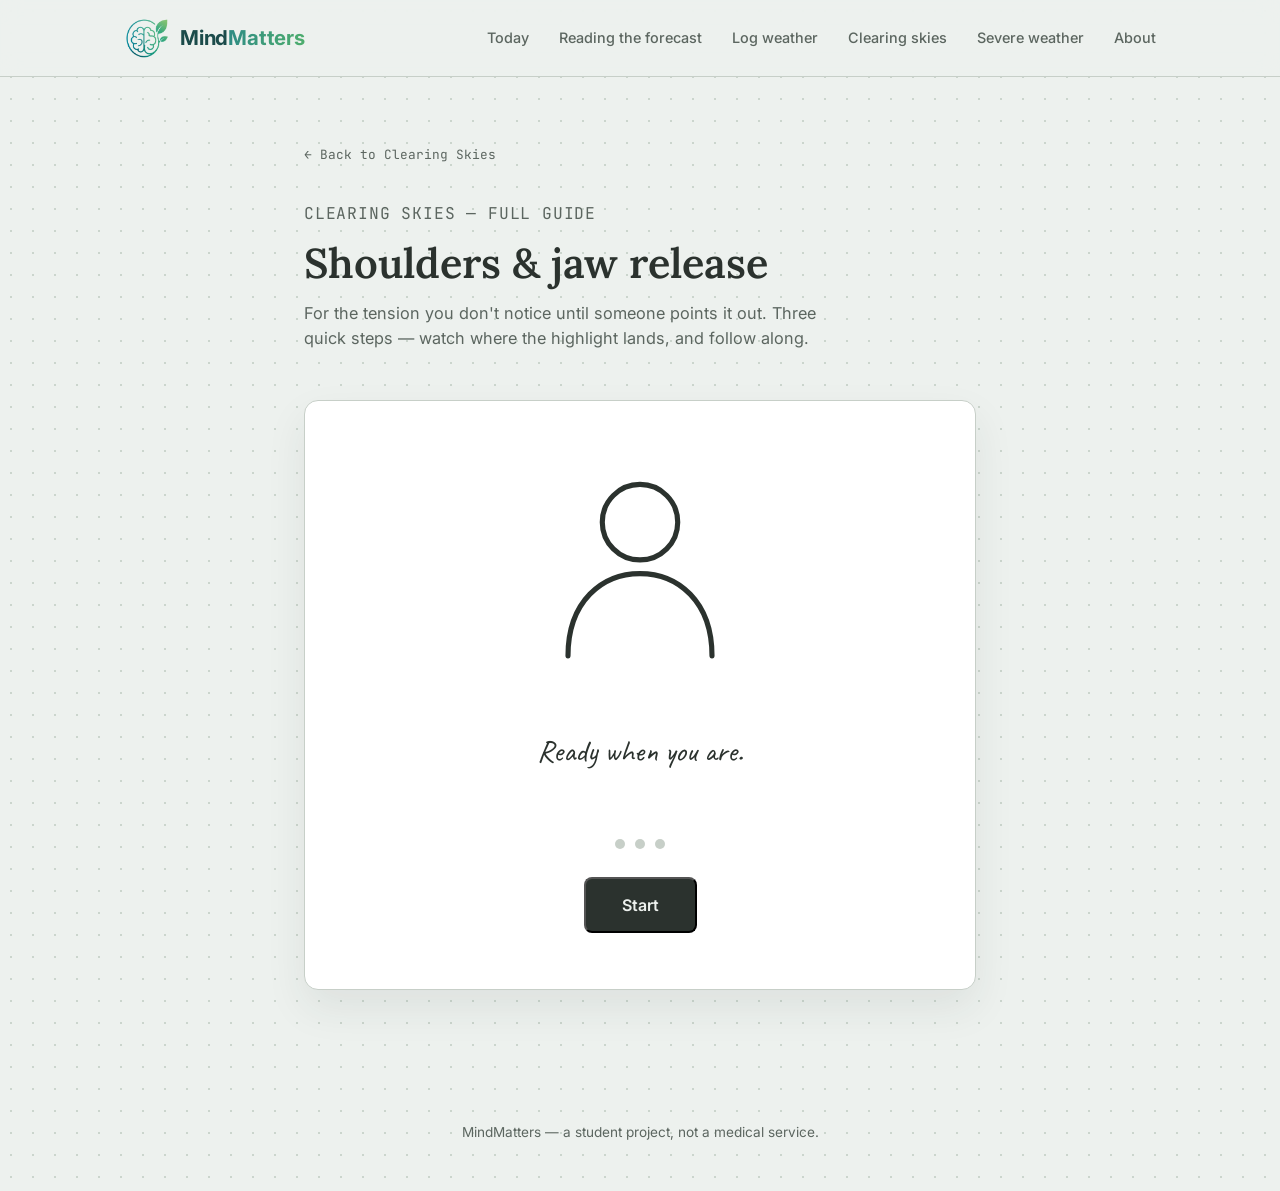
<file: release.html>
<!DOCTYPE html>
<html lang="en">
<head>
<meta charset="UTF-8">
<meta name="viewport" content="width=device-width, initial-scale=1.0">
<title>Shoulders &amp; Jaw Release — MindMatters</title>
<link rel="preconnect" href="https://fonts.googleapis.com">
<link rel="preconnect" href="https://fonts.gstatic.com" crossorigin>
<link href="https://fonts.googleapis.com/css2?family=Lora:ital,wght@0,500;0,600;1,500&family=Caveat:wght@500;600;700&family=Inter:wght@400;500;600;700&family=JetBrains+Mono:wght@400;500&display=swap" rel="stylesheet">
<link rel="stylesheet" href="style.css">
</head>
<body>

<a class="skip-link" href="#guideMain">Skip to content</a>

<header class="site-header">
  <div class="header-inner">
    <a href="index.html#home" class="logo">
      <img src="logo-icon.png" alt="" class="logo-mark" aria-hidden="true">
      <span class="logo-word">Mind<span class="logo-word-accent">Matters</span></span>
    </a>
    <nav class="primary-nav">
      <a href="index.html#home">Today</a>
      <a href="index.html#how-it-works">Reading the forecast</a>
      <a href="index.html#check-in">Log weather</a>
      <a href="index.html#library">Clearing skies</a>
      <a href="index.html#resources">Severe weather</a>
      <a href="index.html#about">About</a>
    </nav>
  </div>
</header>

<main id="guideMain" class="guide-main">
  <a href="index.html#library" class="guide-back-link">← Back to Clearing Skies</a>

  <div class="guide-head">
    <p class="eyebrow">Clearing skies — full guide</p>
    <h1>Shoulders &amp; jaw release</h1>
    <p>For the tension you don't notice until someone points it out. Three quick steps — watch where the highlight lands, and follow along.</p>
  </div>

  <div class="guide-panel">
    <div class="guide-release-visual" aria-hidden="true">
      <svg viewBox="0 0 140 140" class="icon-sketch guide-release-figure">
        <circle cx="70" cy="38" r="22" fill="none" stroke="currentColor" stroke-width="3"/>
        <path d="M28 116 C28 84 48 68 70 68 C92 68 112 84 112 116"
              fill="none" stroke="currentColor" stroke-width="3" stroke-linecap="round"/>
        <circle class="zone-mark zone-shoulders" cx="40" cy="82" r="9" fill="var(--highlight)" opacity="0"/>
        <circle class="zone-mark zone-shoulders" cx="100" cy="82" r="9" fill="var(--highlight)" opacity="0"/>
        <circle class="zone-mark zone-jaw" cx="70" cy="52" r="9" fill="var(--highlight)" opacity="0"/>
        <circle class="zone-mark zone-hands" cx="30" cy="118" r="9" fill="var(--highlight)" opacity="0"/>
        <circle class="zone-mark zone-hands" cx="110" cy="118" r="9" fill="var(--highlight)" opacity="0"/>
      </svg>
    </div>
    <p class="guide-step-text" id="guideStepText">Ready when you are.</p>
    <div class="guide-dots" id="guideDots" aria-hidden="true">
      <span class="guide-dot"></span>
      <span class="guide-dot"></span>
      <span class="guide-dot"></span>
    </div>
    <button class="btn btn-primary guide-btn" id="guideNextBtn">Start</button>
  </div>
</main>

<footer class="site-footer">
  <p>MindMatters — a student project, not a medical service.</p>
</footer>

<script>
  const guideStepText = document.getElementById("guideStepText");
  const guideDots = document.querySelectorAll("#guideDots .guide-dot");
  const guideNextBtn = document.getElementById("guideNextBtn");
  const zoneShoulders = document.querySelectorAll(".zone-shoulders");
  const zoneJaw = document.querySelectorAll(".zone-jaw");
  const zoneHands = document.querySelectorAll(".zone-hands");

  const steps = [
    { text: "Drop your shoulders away from your ears. Hold for 3 seconds, then let go.", zones: zoneShoulders },
    { text: "Unclench your jaw. Let your tongue rest gently behind your teeth.", zones: zoneJaw },
    { text: "Shake out your hands. Notice the difference?", zones: zoneHands }
  ];

  let stepIndex = -1;

  function clearAllZones() {
    [...zoneShoulders, ...zoneJaw, ...zoneHands].forEach((z) => (z.style.opacity = 0));
  }

  function showStep(index) {
    clearAllZones();
    guideDots.forEach((d, i) => d.classList.toggle("active", i === index));
    const step = steps[index];
    guideStepText.textContent = step.text;
    step.zones.forEach((z) => (z.style.opacity = 1));
  }

  guideNextBtn.addEventListener("click", () => {
    stepIndex++;
    if (stepIndex >= steps.length) {
      stepIndex = -1;
      clearAllZones();
      guideDots.forEach((d) => d.classList.remove("active"));
      guideStepText.textContent = "Ready when you are.";
      guideNextBtn.textContent = "Start";
      return;
    }
    showStep(stepIndex);
    guideNextBtn.textContent = stepIndex === steps.length - 1 ? "Done" : "Next";
  });
</script>
</body>
</html>
</file>
<file: style.css>
/* ---------- Design tokens ---------- */
:root {
  --paper: #EDF1EE;
  --paper-dot: #CBD5CD;
  --paper-white: #FFFFFF;
  --ink: #2B322E;
  --ink-soft: #5C6660;
  --highlight: #FF8FA3;
  --highlight-deep: #E86E85;
  --sun: #E8B34D;
  --storm: #4B5A78;
  --clearing: #7FB8A4;
  --line: #C7CFC8;

  --font-display: "Lora", Georgia, serif;
  --font-hand: "Caveat", cursive;
  --font-body: "Inter", -apple-system, sans-serif;
  --font-mono: "JetBrains Mono", monospace;

  --max-width: 1080px;
  --radius: 14px;

  /* Brand colors sampled from the teammate's logo gradient */
  --brand-deep: #1B4B4A;
  --brand-teal: #2E8B85;
  --brand-green: #4FAE6D;

  /* Whole-page tints per weather state (Option A: subtle wash, not a full repaint) */
  --paper-cloudy: #EDF1EE;
  --paper-sunny: #F6F0DE;
  --paper-stormy: #E6E9F0;
  --paper-clearing: #E9F2EC;
}

* { box-sizing: border-box; }
html { scroll-behavior: smooth; }

@media (prefers-reduced-motion: reduce) {
  html { scroll-behavior: auto; }
  *, *::before, *::after {
    animation-duration: 0.01ms !important;
    animation-iteration-count: 1 !important;
    transition-duration: 0.01ms !important;
  }
}

body {
  margin: 0;
  color: var(--ink);
  font-family: var(--font-body);
  line-height: 1.55;
  -webkit-font-smoothing: antialiased;
  background-color: var(--paper-cloudy);
  background-image: radial-gradient(var(--paper-dot) 1px, transparent 1px);
  background-size: 22px 22px;
  transition: background-color 0.7s ease;
}

/* Whole-page weather themes — a subtle wash only, dot grid and text stay the same */
body.theme-sunny { background-color: var(--paper-sunny); }
body.theme-cloudy { background-color: var(--paper-cloudy); }
body.theme-stormy { background-color: var(--paper-stormy); }
body.theme-clearing { background-color: var(--paper-clearing); }

/* Ensure real content always renders above the ambient weather layer */
.site-header, main, .site-footer {
  position: relative;
  z-index: 1;
}

/* ==================================================================
   AMBIENT WEATHER EFFECTS
   A restrained, atmospheric layer behind all content. Every element
   here is decorative (aria-hidden, pointer-events: none), low-opacity,
   and sits only in the negative space around your white content cards
   — so text contrast and readability are never affected.
   ================================================================== */

.weather-fx {
  position: fixed;
  inset: 0;
  z-index: 0;
  overflow: hidden;
  pointer-events: none;
}

/* Sub-layers are hidden by default; each theme reveals only the ones
   that make sense for that weather, with a slow cross-fade */
.fx-sun, .fx-rays, .fx-clouds, .fx-rain, .fx-sparkle {
  position: absolute;
  inset: 0;
  opacity: 0;
  transition: opacity 1.4s ease;
}

/* ---------- Sun glow + rays (sunny, and faintly in clearing) ---------- */
.fx-sun {
  background: radial-gradient(circle at 82% 12%, rgba(232, 179, 77, 0.35), transparent 42%);
  animation: fx-sun-pulse 8s ease-in-out infinite;
}
@keyframes fx-sun-pulse {
  0%, 100% { opacity: 1; }
  50% { opacity: 0.7; }
}

.fx-rays {
  transform-origin: 82% 12%;
  animation: fx-rays-rotate 120s linear infinite;
}
.fx-rays span {
  position: absolute;
  top: 12%;
  left: 82%;
  width: 1px;
  height: 46vh;
  background: linear-gradient(to bottom, rgba(232, 179, 77, 0.16), transparent);
  transform-origin: top center;
}
.fx-rays span:nth-child(1) { transform: rotate(0deg); }
.fx-rays span:nth-child(2) { transform: rotate(60deg); }
.fx-rays span:nth-child(3) { transform: rotate(120deg); }
.fx-rays span:nth-child(4) { transform: rotate(180deg); }
.fx-rays span:nth-child(5) { transform: rotate(240deg); }
.fx-rays span:nth-child(6) { transform: rotate(300deg); }
@keyframes fx-rays-rotate {
  from { transform: rotate(0deg); }
  to { transform: rotate(360deg); }
}

body.theme-sunny .fx-sun,
body.theme-sunny .fx-rays { opacity: 1; }
body.theme-clearing .fx-sun { opacity: 0.6; }

/* ---------- Drifting clouds (cloudy, and clearing as they drift away) ---------- */
.fx-cloud {
  position: absolute;
  border-radius: 50%;
  filter: blur(18px);
  background: radial-gradient(circle, rgba(92, 102, 96, 0.16), transparent 70%);
}
.fx-cloud-1 { width: 40vw; height: 40vw; top: 4%; left: -20%; animation: fx-drift-slow 70s linear infinite; }
.fx-cloud-2 { width: 30vw; height: 30vw; top: 32%; left: -35%; animation: fx-drift-slow 95s linear infinite 8s; }
.fx-cloud-3 { width: 24vw; height: 24vw; top: 62%; left: -15%; animation: fx-drift-slow 80s linear infinite 20s; }

@keyframes fx-drift-slow {
  from { transform: translateX(0); }
  to { transform: translateX(140vw); }
}

body.theme-cloudy .fx-clouds { opacity: 1; }
body.theme-stormy .fx-clouds { opacity: 1; }
body.theme-clearing .fx-clouds { opacity: 0.5; }

/* ---------- Falling rain (stormy) ---------- */
.fx-rain span {
  position: absolute;
  top: -10%;
  width: 1px;
  height: 3.5vh;
  background: linear-gradient(to bottom, transparent, rgba(75, 90, 120, 0.4));
  animation: fx-rain-fall 1.1s linear infinite;
}
.fx-rain span:nth-child(1)  { left: 4%;  animation-delay: 0s;    animation-duration: 1.0s; }
.fx-rain span:nth-child(2)  { left: 12%; animation-delay: 0.3s;  animation-duration: 1.2s; }
.fx-rain span:nth-child(3)  { left: 20%; animation-delay: 0.6s;  animation-duration: 0.9s; }
.fx-rain span:nth-child(4)  { left: 28%; animation-delay: 0.1s;  animation-duration: 1.1s; }
.fx-rain span:nth-child(5)  { left: 36%; animation-delay: 0.5s;  animation-duration: 1.3s; }
.fx-rain span:nth-child(6)  { left: 44%; animation-delay: 0.2s;  animation-duration: 1.0s; }
.fx-rain span:nth-child(7)  { left: 52%; animation-delay: 0.7s;  animation-duration: 1.15s; }
.fx-rain span:nth-child(8)  { left: 60%; animation-delay: 0.4s;  animation-duration: 0.95s; }
.fx-rain span:nth-child(9)  { left: 68%; animation-delay: 0.15s; animation-duration: 1.25s; }
.fx-rain span:nth-child(10) { left: 76%; animation-delay: 0.55s; animation-duration: 1.05s; }
.fx-rain span:nth-child(11) { left: 84%; animation-delay: 0.35s; animation-duration: 1.2s; }
.fx-rain span:nth-child(12) { left: 90%; animation-delay: 0.65s; animation-duration: 0.9s; }
.fx-rain span:nth-child(13) { left: 96%; animation-delay: 0.25s; animation-duration: 1.1s; }
.fx-rain span:nth-child(14) { left: 8%;  animation-delay: 0.8s;  animation-duration: 1.05s; }

@keyframes fx-rain-fall {
  from { transform: translateY(0); opacity: 0; }
  10% { opacity: 1; }
  90% { opacity: 1; }
  to { transform: translateY(115vh); opacity: 0; }
}

body.theme-stormy .fx-rain { opacity: 1; }

/* ---------- Rising sparkles (clearing) ---------- */
.fx-sparkle span {
  position: absolute;
  bottom: -4%;
  width: 4px;
  height: 4px;
  border-radius: 50%;
  background: var(--clearing);
  animation: fx-sparkle-rise 9s ease-in infinite;
}
.fx-sparkle span:nth-child(1) { left: 14%; animation-delay: 0s; }
.fx-sparkle span:nth-child(2) { left: 30%; animation-delay: 1.6s; }
.fx-sparkle span:nth-child(3) { left: 48%; animation-delay: 3.2s; }
.fx-sparkle span:nth-child(4) { left: 64%; animation-delay: 0.8s; }
.fx-sparkle span:nth-child(5) { left: 78%; animation-delay: 4.4s; }
.fx-sparkle span:nth-child(6) { left: 90%; animation-delay: 2.4s; }

@keyframes fx-sparkle-rise {
  0% { transform: translateY(0) scale(0.6); opacity: 0; }
  15% { opacity: 0.8; }
  85% { opacity: 0.5; }
  100% { transform: translateY(-90vh) scale(1); opacity: 0; }
}

body.theme-clearing .fx-sparkle { opacity: 1; }

/* Respect reduced-motion: switch off all ambient animation entirely
   rather than leaving elements frozen mid-frame */
@media (prefers-reduced-motion: reduce) {
  .weather-fx { display: none; }
}

.skip-link {
  position: absolute;
  left: -999px;
  top: 0;
  background: var(--ink);
  color: var(--paper);
  padding: 12px 20px;
  border-radius: 0 0 8px 0;
  z-index: 100;
}
.skip-link:focus { left: 0; }

a { color: inherit; }

h1, h2, h3 {
  font-family: var(--font-display);
  font-weight: 600;
  margin: 0;
  color: var(--ink);
}
p { margin: 0; }

.icon-sketch { width: 100%; height: 100%; color: var(--ink); }

.eyebrow {
  font-family: var(--font-mono);
  font-size: 0.76rem;
  letter-spacing: 0.05em;
  text-transform: uppercase;
  color: var(--highlight-deep);
  margin: 0 0 12px;
}

/* Handwritten margin notes */
.margin-note {
  display: inline-block;
  font-family: var(--font-hand);
  font-size: 1.3rem;
  color: var(--highlight-deep);
  transform: rotate(-4deg);
  margin: 6px 0 0 4px;
}

/* ---------- Buttons ---------- */
.btn {
  display: inline-flex;
  align-items: center;
  justify-content: center;
  padding: 14px 28px;
  border-radius: 8px;
  font-family: var(--font-body);
  font-weight: 600;
  font-size: 0.95rem;
  text-decoration: none;
  transition: transform 0.15s ease, box-shadow 0.15s ease;
}
.btn:focus-visible { outline: 3px solid var(--ink); outline-offset: 3px; }
.btn-primary { background: var(--ink); color: var(--paper); }
.btn-primary:hover { transform: translateY(-2px); box-shadow: 0 10px 24px rgba(43, 50, 46, 0.25); }
.btn-ghost { background: transparent; color: var(--ink); border: 1.5px solid var(--line); }
.btn-ghost:hover { border-color: var(--ink); }

/* ---------- Header ---------- */
.site-header {
  position: sticky;
  top: 0;
  z-index: 50;
  background: rgba(237, 241, 238, 0.9);
  backdrop-filter: blur(10px);
  border-bottom: 1px solid var(--line);
}
.header-inner {
  max-width: var(--max-width);
  margin: 0 auto;
  padding: 18px 24px;
  display: flex;
  align-items: center;
  justify-content: space-between;
}
.logo {
  display: flex; align-items: center; gap: 10px;
  text-decoration: none;
}
.logo-mark {
  height: 40px;
  width: auto;
  display: block;
}
.logo-word {
  font-family: var(--font-body);
  font-weight: 700;
  font-size: 1.28rem;
  letter-spacing: -0.01em;
  color: var(--brand-deep);
}
.logo-word-accent {
  background: linear-gradient(100deg, var(--brand-teal), var(--brand-green));
  -webkit-background-clip: text;
  background-clip: text;
  color: transparent;
}
.primary-nav { display: flex; gap: 30px; }
.primary-nav a {
  text-decoration: none; font-size: 0.9rem; font-weight: 500;
  color: var(--ink-soft); padding: 4px 0;
}
.primary-nav a:hover { color: var(--ink); }
.primary-nav a:focus-visible { outline: 2px solid var(--ink); outline-offset: 4px; }

.nav-toggle {
  display: none; flex-direction: column; justify-content: center; gap: 5px;
  width: 40px; height: 40px; background: none; border: none; cursor: pointer;
}
.nav-toggle span { display: block; height: 2px; width: 24px; background: var(--ink); transition: transform 0.2s ease, opacity 0.2s ease; }

/* ---------- Hero ---------- */
.hero {
  max-width: var(--max-width);
  margin: 0 auto;
  padding: 80px 24px 100px;
  display: block;
}
.hero h1 {
  font-size: clamp(2.1rem, 4vw, 3.2rem);
  line-height: 1.15;
}
.hero-sub {
  margin-top: 20px; max-width: 46ch; color: var(--ink-soft); font-size: 1.02rem;
}

.weather-section {
  display: flex;
  gap: 32px;
  align-items: flex-start;
  margin-top: 32px;
}

.weather-picker {
  flex: 1;
}
.picker-label {
  font-family: var(--font-mono); font-size: 0.78rem; color: var(--ink-soft);
  text-transform: uppercase; letter-spacing: 0.04em; margin-bottom: 10px;
}
.picker-buttons { display: flex; flex-wrap: wrap; gap: 10px; }
.picker-btn {
  font-family: var(--font-body); font-weight: 600; font-size: 0.88rem;
  padding: 9px 16px; border-radius: 100px; border: 1.5px solid var(--line);
  background: var(--paper-white); color: var(--ink); cursor: pointer;
  transition: transform 0.12s ease, border-color 0.12s ease, background 0.12s ease;
}
.picker-btn:hover { transform: translateY(-1px); border-color: var(--ink); }
.picker-btn:focus-visible { outline: 2px solid var(--ink); outline-offset: 2px; }
.picker-btn.active { background: var(--ink); color: var(--paper); border-color: var(--ink); }

.hero-visual-inline {
  display: flex;
  justify-content: center;
  flex-shrink: 0;
}

.hero-actions { margin-top: 32px; display: flex; gap: 16px; flex-wrap: wrap; }

.hero-visual { display: flex; justify-content: center; }
.forecast-card {
  background: var(--paper-white);
  border: 1px solid var(--line);
  border-radius: var(--radius);
  padding: 36px 28px 28px;
  width: 100%;
  max-width: 300px;
  text-align: center;
  transform: rotate(1.5deg);
  box-shadow: 0 18px 40px rgba(43, 50, 46, 0.08);
}
.forecast-icon { width: 160px; height: 128px; margin: 0 auto; transition: color 0.2s ease; }
.forecast-caption {
  margin-top: 18px; font-family: var(--font-hand); font-size: 1.5rem; color: var(--ink-soft);
}

/* Weather state colors */
.forecast-card.state-sunny .forecast-icon { color: var(--sun); }
.forecast-card.state-stormy .forecast-icon { color: var(--storm); }
.forecast-card.state-clearing .forecast-icon { color: var(--clearing); }

/* ---------- Generic section ---------- */
.section { max-width: var(--max-width); margin: 0 auto; padding: 84px 24px; }
.section-alt { max-width: none; background: rgba(255,255,255,0.4); }
.section-alt > * { max-width: var(--max-width); margin-left: auto; margin-right: auto; }
.section-head { max-width: 56ch; margin-bottom: 44px; }
.section-head h2 { font-size: clamp(1.6rem, 3vw, 2.15rem); line-height: 1.22; }
.section-head p { margin-top: 10px; font-size: 1rem; color: var(--ink-soft); line-height: 1.5; }

/* ---------- Steps ---------- */
.steps { display: grid; grid-template-columns: repeat(3, 1fr); gap: 26px; }
.step {
  padding: 30px 26px; background: var(--paper-white);
  border-radius: var(--radius); border: 1px solid var(--line);
}
.step-icon { width: 52px; height: 52px; margin-bottom: 16px; }
.step-mark {
  display: block; font-family: var(--font-mono); font-size: 0.72rem;
  text-transform: uppercase; letter-spacing: 0.05em; color: var(--clearing); margin-bottom: 10px;
}
.step h3 { font-size: 1.12rem; margin-bottom: 8px; }
.step p { color: var(--ink-soft); font-size: 0.94rem; }

/* ---------- Sticky note (check-in placeholder) ---------- */
.sticky-note-wrap { display: flex; justify-content: center; }
.sticky-note {
  position: relative;
  background: #FFF7D6;
  width: 100%;
  max-width: 560px;
  padding: 56px 32px 40px;
  text-align: center;
  transform: rotate(-1.2deg);
  box-shadow: 0 14px 30px rgba(43, 50, 46, 0.12);
  clip-path: polygon(0% 1%, 100% 0%, 99% 100%, 1% 99%);
}
.pin {
  position: absolute;
  top: 16px; left: 50%; transform: translateX(-50%);
  width: 16px; height: 16px; border-radius: 50%;
  background: var(--highlight-deep);
  box-shadow: 0 3px 6px rgba(0,0,0,0.25);
}

/* Chat variant of the sticky note — taller, holds the embedded Botpress iframe */
.sticky-note-chat {
  padding: 44px 16px 24px;
  max-width: 460px;
}
#bp-embedded-webchat {
  width: 100%;
  min-height: 520px;
}

.chat-fallback {
  display: flex;
  align-items: center;
  justify-content: center;
  min-height: 420px;
  border: 1px dashed var(--line);
  border-radius: 10px;
  background: rgba(255,255,255,0.55);
  color: var(--ink-soft);
  font-size: 0.95rem;
}

/* Force Botpress's injected widget to render inline instead of as a floating bubble */
#bp-embedded-webchat iframe,
.bp-widget-web,
#bp-web-widget {
  position: static !important;
  width: 100% !important;
  height: 520px !important;
  max-height: none !important;
  border: none !important;
  border-radius: 10px;
  box-shadow: none !important;
}
.placeholder-badge {
  display: inline-block; font-family: var(--font-mono); font-size: 0.7rem;
  text-transform: uppercase; letter-spacing: 0.05em;
  background: var(--highlight); color: #fff; padding: 5px 12px; border-radius: 100px;
  margin-bottom: 16px;
}
.placeholder-title { font-family: var(--font-hand); font-size: 1.6rem; margin-bottom: 8px; color: var(--ink); }
.placeholder-sub { color: var(--ink-soft); font-size: 0.92rem; max-width: 40ch; margin: 0 auto; }

/* ---------- Library: taped clippings ---------- */
.library-grid { display: grid; grid-template-columns: repeat(3, 1fr); gap: 34px; padding-top: 6px; }
.clipping {
  position: relative;
  background: var(--paper-white);
  border: 1px solid var(--line);
  overflow: hidden;
  box-shadow: 0 10px 22px rgba(43, 50, 46, 0.08);
}
.clipping-1 { transform: rotate(-2deg); }
.clipping-2 { transform: rotate(1.5deg); }
.clipping-3 { transform: rotate(-1deg); }
.clipping-muted { opacity: 0.65; }
.clipping-tape {
  position: absolute; top: -6px; left: 50%; transform: translateX(-50%) rotate(-3deg);
  width: 70px; height: 22px; background: rgba(255, 143, 163, 0.55);
}
.library-thumb {
  height: 130px;
  background: linear-gradient(135deg, #EAF2EC, rgba(255,143,163,0.35) 180%);
  display: flex; align-items: center; justify-content: center;
}
.clipping h3 { font-size: 1.02rem; margin: 20px 22px 8px; }
.clipping p { font-size: 0.9rem; color: var(--ink-soft); margin: 0 22px 22px; }

/* ---------- Interactive breathing exercise card ---------- */
.breathing-exercise {
  padding: 24px 22px 4px;
  display: flex;
  flex-direction: column;
  align-items: center;
  gap: 16px;
}
.breathing-ring-wrap {
  width: 100%;
  display: flex;
  justify-content: center;
}
.breathing-ring {
  position: relative;
  width: 120px;
  height: 120px;
  display: flex;
  align-items: center;
  justify-content: center;
}
.breathing-ring .ring {
  position: absolute;
  border-radius: 50%;
  border: 1.5px solid var(--highlight);
  opacity: 0.55;
}
.breathing-ring .ring-1 { width: 100%; height: 100%; }
.breathing-ring .ring-2 { width: 72%; height: 72%; background: rgba(255,143,163,0.12); border-color: var(--clearing); }
.breathing-ring .ring-3 { width: 44%; height: 44%; background: rgba(127,184,164,0.18); }

.breathing-ring.active .ring-1 { animation: breathe-cycle 6s ease-in-out infinite; }
.breathing-ring.active .ring-2 { animation: breathe-cycle 6s ease-in-out infinite 0.12s; }
.breathing-ring.active .ring-3 { animation: breathe-cycle 6s ease-in-out infinite 0.24s; }

@keyframes breathe-cycle {
  0%, 100% { transform: scale(0.8); }
  40% { transform: scale(1.15); }
  60% { transform: scale(1.15); }
}

.ring-label {
  position: relative;
  z-index: 2;
  font-family: var(--font-mono);
  font-size: 0.78rem;
  color: var(--ink-soft);
  background: var(--paper-white);
  padding: 5px 12px;
  border-radius: 100px;
  border: 1px solid var(--line);
}
.breathing-btn {
  padding: 10px 22px;
  font-size: 0.85rem;
}

/* ---------- Shoulders & jaw release (click-through) ---------- */
.release-exercise {
  padding: 24px 22px 4px;
  display: flex;
  flex-direction: column;
  align-items: center;
  gap: 14px;
}
.release-visual {
  width: 100px;
  height: 100px;
}
.zone-mark {
  transition: opacity 0.3s ease;
}
.release-step-text {
  font-family: var(--font-hand);
  font-size: 1.25rem;
  color: var(--ink-soft);
  text-align: center;
  min-height: 32px;
}
.release-dots {
  display: flex;
  gap: 6px;
}
.release-dot {
  width: 7px;
  height: 7px;
  border-radius: 50%;
  background: var(--line);
  transition: background 0.2s ease;
}
.release-dot.active { background: var(--highlight-deep); }
.release-btn {
  padding: 10px 22px;
  font-size: 0.85rem;
}

/* ---------- Before you present (countdown) ---------- */
.countdown-exercise {
  padding: 24px 22px 4px;
  display: flex;
  flex-direction: column;
  align-items: center;
  gap: 12px;
}
.countdown-number {
  font-family: var(--font-display);
  font-size: 2.6rem;
  font-weight: 600;
  color: var(--ink);
  line-height: 1;
}
.countdown-line {
  font-family: var(--font-hand);
  font-size: 1.25rem;
  color: var(--ink-soft);
  text-align: center;
  min-height: 32px;
}
.countdown-btn {
  padding: 10px 22px;
  font-size: 0.85rem;
}

/* ---------- Resources: highlighted alert box ---------- */
.alert-box {
  position: relative;
  background: var(--paper-white);
  border-left: 5px solid var(--highlight-deep);
  border-radius: 0 var(--radius) var(--radius) 0;
  padding: 32px 32px 8px;
}
.alert-tab {
  position: absolute; top: -14px; left: 24px;
  background: var(--highlight); color: #fff;
  font-family: var(--font-hand); font-size: 1.1rem;
  padding: 4px 16px; border-radius: 6px; transform: rotate(-2deg);
}
.resource-list { display: grid; gap: 18px; padding-bottom: 24px; }
.resource-item { padding: 4px 0; }
.resource-item h3 { font-size: 1.02rem; margin-bottom: 6px; }
.resource-item p { color: var(--ink-soft); font-size: 0.94rem; }

/* ---------- About: index card ---------- */
.index-card {
  position: relative;
  background: var(--paper-white);
  border: 1px solid var(--line);
  border-radius: 6px;
  padding: 40px 36px;
  max-width: 640px;
  box-shadow: 0 12px 26px rgba(43, 50, 46, 0.1);
}
.paperclip {
  position: absolute; top: -34px; left: 32px;
  width: 26px; height: 58px; transform: rotate(-8deg);
  color: var(--ink-soft);
}
.about-copy { color: var(--ink-soft); font-size: 1.02rem; max-width: 58ch; }

/* ---------- Footer ---------- */
.site-footer { text-align: center; padding: 32px 24px 48px; color: var(--ink-soft); font-size: 0.85rem; }

/* ---------- Responsive ---------- */
@media (max-width: 860px) {
  .hero { padding-top: 52px; }
  .hero-visual { order: -1; margin-bottom: 24px; justify-content: flex-start; }
  .steps { grid-template-columns: 1fr; }
  .library-grid { grid-template-columns: 1fr; }
}

@media (max-width: 720px) {
  .nav-toggle { display: flex; }
  .primary-nav {
    position: absolute; top: 100%; left: 0; right: 0;
    flex-direction: column; background: var(--paper);
    border-bottom: 1px solid var(--line);
    padding: 12px 24px 24px; gap: 4px;
    transform: translateY(-8px); opacity: 0; pointer-events: none;
    transition: transform 0.2s ease, opacity 0.2s ease;
  }
  .primary-nav.open { transform: translateY(0); opacity: 1; pointer-events: auto; }
  .primary-nav a { padding: 12px 0; border-bottom: 1px solid var(--line); }
  .nav-toggle.open span:nth-child(1) { transform: translateY(7px) rotate(45deg); }
  .nav-toggle.open span:nth-child(2) { opacity: 0; }
  .nav-toggle.open span:nth-child(3) { transform: translateY(-7px) rotate(-45deg); }
}

/* ==================================================================
   PHASE 3 ADDITIONS — appended only, nothing above this line touched.
   Covers: the small "Open full guide" links on the mini exercise
   cards, plus shared layout rules reused by the three dedicated
   full-page guides (breathing.html, release.html, countdown.html).
   ================================================================== */

.clipping-fullpage-link {
  display: inline-block;
  margin-top: 10px;
  font-family: var(--font-mono);
  font-size: 0.76rem;
  letter-spacing: 0.03em;
  color: var(--ink-soft);
  text-decoration: none;
  border-bottom: 1px solid transparent;
  transition: color 0.15s ease, border-color 0.15s ease;
}
.clipping-fullpage-link:hover {
  color: var(--highlight-deep);
  border-color: var(--highlight-deep);
}
.clipping-fullpage-link:focus-visible {
  outline: 2px solid var(--ink);
  outline-offset: 3px;
}

/* ---------- Shared layout for dedicated full-page guides ---------- */

.guide-main {
  max-width: 720px;
  margin: 0 auto;
  padding: 64px 24px 100px;
}

.guide-back-link {
  display: inline-flex;
  align-items: center;
  gap: 6px;
  font-family: var(--font-mono);
  font-size: 0.8rem;
  color: var(--ink-soft);
  text-decoration: none;
  margin-bottom: 36px;
}
.guide-back-link:hover { color: var(--ink); }
.guide-back-link:focus-visible { outline: 2px solid var(--ink); outline-offset: 3px; }

.guide-head {
  margin-bottom: 48px;
}
.guide-head h1 {
  font-size: clamp(1.9rem, 4vw, 2.6rem);
  line-height: 1.18;
  margin-bottom: 14px;
}
.guide-head p {
  color: var(--ink-soft);
  font-size: 1.02rem;
  max-width: 54ch;
}

.guide-panel {
  background: var(--paper-white);
  border: 1px solid var(--line);
  border-radius: var(--radius);
  padding: 56px 40px;
  display: flex;
  flex-direction: column;
  align-items: center;
  gap: 28px;
  box-shadow: 0 18px 40px rgba(43, 50, 46, 0.08);
}

/* Large breathing ring for the dedicated page */
.guide-breathing-ring {
  position: relative;
  width: 260px;
  height: 260px;
  display: flex;
  align-items: center;
  justify-content: center;
}
.guide-breathing-ring .ring {
  position: absolute;
  border-radius: 50%;
  border: 1.5px solid var(--highlight);
  opacity: 0.55;
}
.guide-breathing-ring .ring-1 { width: 100%; height: 100%; }
.guide-breathing-ring .ring-2 { width: 72%; height: 72%; background: rgba(255,143,163,0.12); border-color: var(--clearing); }
.guide-breathing-ring .ring-3 { width: 44%; height: 44%; background: rgba(127,184,164,0.18); }
.guide-breathing-ring.active .ring-1 { animation: breathe-cycle 6s ease-in-out infinite; }
.guide-breathing-ring.active .ring-2 { animation: breathe-cycle 6s ease-in-out infinite 0.12s; }
.guide-breathing-ring.active .ring-3 { animation: breathe-cycle 6s ease-in-out infinite 0.24s; }

.guide-ring-label {
  position: relative;
  z-index: 2;
  font-family: var(--font-hand);
  font-size: 1.7rem;
  color: var(--ink);
  background: var(--paper-white);
  padding: 8px 20px;
  border-radius: 100px;
  border: 1px solid var(--line);
}

.guide-progress {
  font-family: var(--font-mono);
  font-size: 0.82rem;
  color: var(--ink-soft);
  letter-spacing: 0.03em;
}

/* Large figure + zone markers for the release guide */
.guide-release-figure {
  width: 240px;
  height: 240px;
}

.guide-step-text {
  font-family: var(--font-hand);
  font-size: 1.9rem;
  color: var(--ink);
  text-align: center;
  max-width: 30ch;
  line-height: 1.3;
  min-height: 2.6em;
}

.guide-dots {
  display: flex;
  gap: 10px;
}
.guide-dot {
  width: 10px;
  height: 10px;
  border-radius: 50%;
  background: var(--line);
  transition: background 0.2s ease, transform 0.2s ease;
}
.guide-dot.active {
  background: var(--highlight-deep);
  transform: scale(1.2);
}

/* Large countdown number for the presenting guide */
.guide-countdown-number {
  font-family: var(--font-display);
  font-size: 5.5rem;
  font-weight: 600;
  color: var(--ink);
  line-height: 1;
}
.guide-countdown-line {
  font-family: var(--font-hand);
  font-size: 1.6rem;
  color: var(--ink-soft);
  text-align: center;
  min-height: 1.4em;
}

/* ---------- Locate: Find Counselling Office (all 5 SG polytechnics) ---------- */
.locate-switcher {
  display: flex;
  flex-wrap: wrap;
  gap: 10px;
  margin-bottom: 32px;
}

.poly-btn {
  font-family: var(--font-body);
  font-weight: 600;
  font-size: 0.88rem;
  padding: 9px 18px;
  border-radius: 100px;
  border: 1.5px solid var(--line);
  background: var(--paper-white);
  color: var(--ink);
  cursor: pointer;
  transition: transform 0.12s ease, border-color 0.12s ease, background 0.12s ease;
}
.poly-btn:hover { transform: translateY(-1px); border-color: var(--ink); }
.poly-btn:focus-visible { outline: 2px solid var(--ink); outline-offset: 2px; }
.poly-btn.active { background: var(--ink); color: var(--paper); border-color: var(--ink); }

.locate-container {
  display: grid;
  grid-template-columns: 1fr 1fr;
  gap: 36px;
  align-items: start;
}

.locate-map {
  border-radius: var(--radius);
  overflow: hidden;
  box-shadow: 0 14px 32px rgba(43, 50, 46, 0.12);
  border: 1px solid var(--line);
}

.locate-map iframe {
  width: 100%;
  height: 400px;
  display: block;
}

.locate-info {
  display: flex;
  flex-direction: column;
  gap: 22px;
}

.locate-card {
  background: var(--paper-white);
  border: 1px solid var(--line);
  border-radius: var(--radius);
  padding: 26px 28px;
  box-shadow: 0 10px 22px rgba(43, 50, 46, 0.08);
}

.locate-card h3 {
  font-size: 1.08rem;
  margin-bottom: 14px;
  color: var(--ink);
}

.locate-address,
.locate-note-text {
  font-size: 0.93rem;
  color: var(--ink-soft);
  line-height: 1.6;
  margin-bottom: 12px;
}

.locate-address strong {
  color: var(--ink);
  font-weight: 600;
}

.locate-actions {
  display: flex;
  flex-wrap: wrap;
  gap: 10px;
  margin-top: 6px;
}

.locate-link {
  color: var(--highlight-deep);
  text-decoration: none;
  font-weight: 600;
  border-bottom: 1px solid transparent;
  transition: border-color 0.15s ease;
}
.locate-link:hover {
  border-color: var(--highlight-deep);
}

.locate-note {
  font-size: 0.9rem;
  color: var(--ink-soft);
  background: rgba(255, 143, 163, 0.08);
  padding: 14px 16px;
  border-radius: 8px;
  border-left: 3px solid var(--highlight);
  margin: 0;
}

.locate-tips {
  background: linear-gradient(135deg, rgba(79, 174, 109, 0.08), rgba(46, 139, 133, 0.06));
}

.locate-tips p {
  font-size: 0.93rem;
  color: var(--ink-soft);
  line-height: 1.6;
  margin: 0;
}

/* ---------- Resource Library ---------- */
.resource-filters {
  display: flex;
  flex-wrap: wrap;
  gap: 12px;
  margin-bottom: 44px;
  justify-content: center;
}

.filter-btn {
  font-family: var(--font-body);
  font-weight: 600;
  font-size: 0.9rem;
  padding: 10px 20px;
  border: 1.5px solid var(--line);
  border-radius: 100px;
  background: var(--paper-white);
  color: var(--ink);
  cursor: pointer;
  transition: transform 0.12s ease, border-color 0.12s ease, background 0.12s ease;
}

.filter-btn:hover {
  transform: translateY(-1px);
  border-color: var(--ink);
}

.filter-btn:focus-visible {
  outline: 2px solid var(--ink);
  outline-offset: 2px;
}

.filter-btn.active {
  background: var(--ink);
  color: var(--paper);
  border-color: var(--ink);
}

.resources-grid {
  display: grid;
  grid-template-columns: repeat(auto-fill, minmax(320px, 1fr));
  gap: 24px;
}

.resource-card {
  background: var(--paper-white);
  border: 1px solid var(--line);
  border-radius: var(--radius);
  padding: 24px;
  position: relative;
  display: flex;
  flex-direction: column;
  gap: 12px;
  transition: transform 0.15s ease, box-shadow 0.15s ease;
}

.resource-card:hover {
  transform: translateY(-4px);
  box-shadow: 0 14px 32px rgba(43, 50, 46, 0.12);
}

.resource-badge {
  display: inline-block;
  font-family: var(--font-mono);
  font-size: 0.65rem;
  text-transform: uppercase;
  letter-spacing: 0.06em;
  padding: 6px 12px;
  border-radius: 100px;
  width: fit-content;
  font-weight: 600;
}

.badge-article {
  background: rgba(79, 174, 109, 0.15);
  color: var(--brand-green);
  border: 1px solid var(--brand-green);
}

.badge-video {
  background: rgba(255, 143, 163, 0.15);
  color: var(--highlight-deep);
  border: 1px solid var(--highlight);
}

.badge-worksheet {
  background: rgba(46, 139, 133, 0.15);
  color: var(--brand-teal);
  border: 1px solid var(--brand-teal);
}

.badge-external {
  background: rgba(232, 179, 77, 0.15);
  color: var(--sun);
  border: 1px solid var(--sun);
}

.resource-card h3 {
  font-size: 1.05rem;
  line-height: 1.3;
  margin: 0;
  color: var(--ink);
  flex-grow: 0;
}

.resource-excerpt {
  font-size: 0.92rem;
  color: var(--ink-soft);
  line-height: 1.5;
  margin: 0;
  flex-grow: 1;
}

.resource-meta {
  display: flex;
  justify-content: space-between;
  align-items: center;
  margin-top: auto;
  padding-top: 12px;
  border-top: 1px solid var(--line);
}

.read-time {
  font-family: var(--font-mono);
  font-size: 0.78rem;
  color: var(--ink-soft);
  text-transform: uppercase;
  letter-spacing: 0.03em;
}

.resource-link {
  color: var(--highlight-deep);
  text-decoration: none;
  font-weight: 600;
  font-size: 0.9rem;
  transition: color 0.15s ease;
}

.resource-link:hover {
  color: var(--highlight);
}

.resource-link:focus-visible {
  outline: 2px solid var(--ink);
  outline-offset: 2px;
}

.resource-download {
  color: var(--brand-teal);
}

.resource-download:hover {
  color: var(--brand-green);
}

/* Filter animations */
.resource-card.hidden {
  display: none;
}

/* Responsive grid for resource cards */
@media (max-width: 1024px) {
  .resources-grid {
    grid-template-columns: repeat(auto-fill, minmax(280px, 1fr));
  }
}

@media (max-width: 640px) {
  .resources-grid {
    grid-template-columns: 1fr;
  }

  .resource-filters {
    justify-content: flex-start;
    overflow-x: auto;
    -webkit-overflow-scrolling: touch;
    padding-bottom: 8px;
  }

  .filter-btn {
    white-space: nowrap;
  }
}

/* Note: this block previously had a corrupted opening — the media
   query wrapper and a .locate-container selector were accidentally
   deleted, leaving an orphaned declaration. That caused every rule
   below it (including the mobile nav and single-column overrides)
   to apply globally at ALL screen sizes instead of only on mobile —
   the root cause of the misaligned/stacked cards. Fixed by restoring
   the media query wrapper and removing rules already handled
   correctly in the media queries above. */
@media (max-width: 860px) {
  .locate-container {
    grid-template-columns: 1fr;
    gap: 24px;
  }

  .locate-map iframe {
    height: 300px;
  }

  .section { padding: 60px 24px; }
  .section-head h2 { font-size: clamp(1.4rem, 2.5vw, 1.8rem); }

  .weather-section {
    flex-direction: column;
    gap: 24px;
  }

  .alert-box {
    padding: 24px;
  }
}

.guide-btn {
  padding: 16px 36px;
  font-size: 1rem;
}

@media (max-width: 600px) {
  .guide-panel { padding: 40px 24px; }
  .guide-breathing-ring { width: 200px; height: 200px; }
  .guide-countdown-number { font-size: 4rem; }
}
</file>
